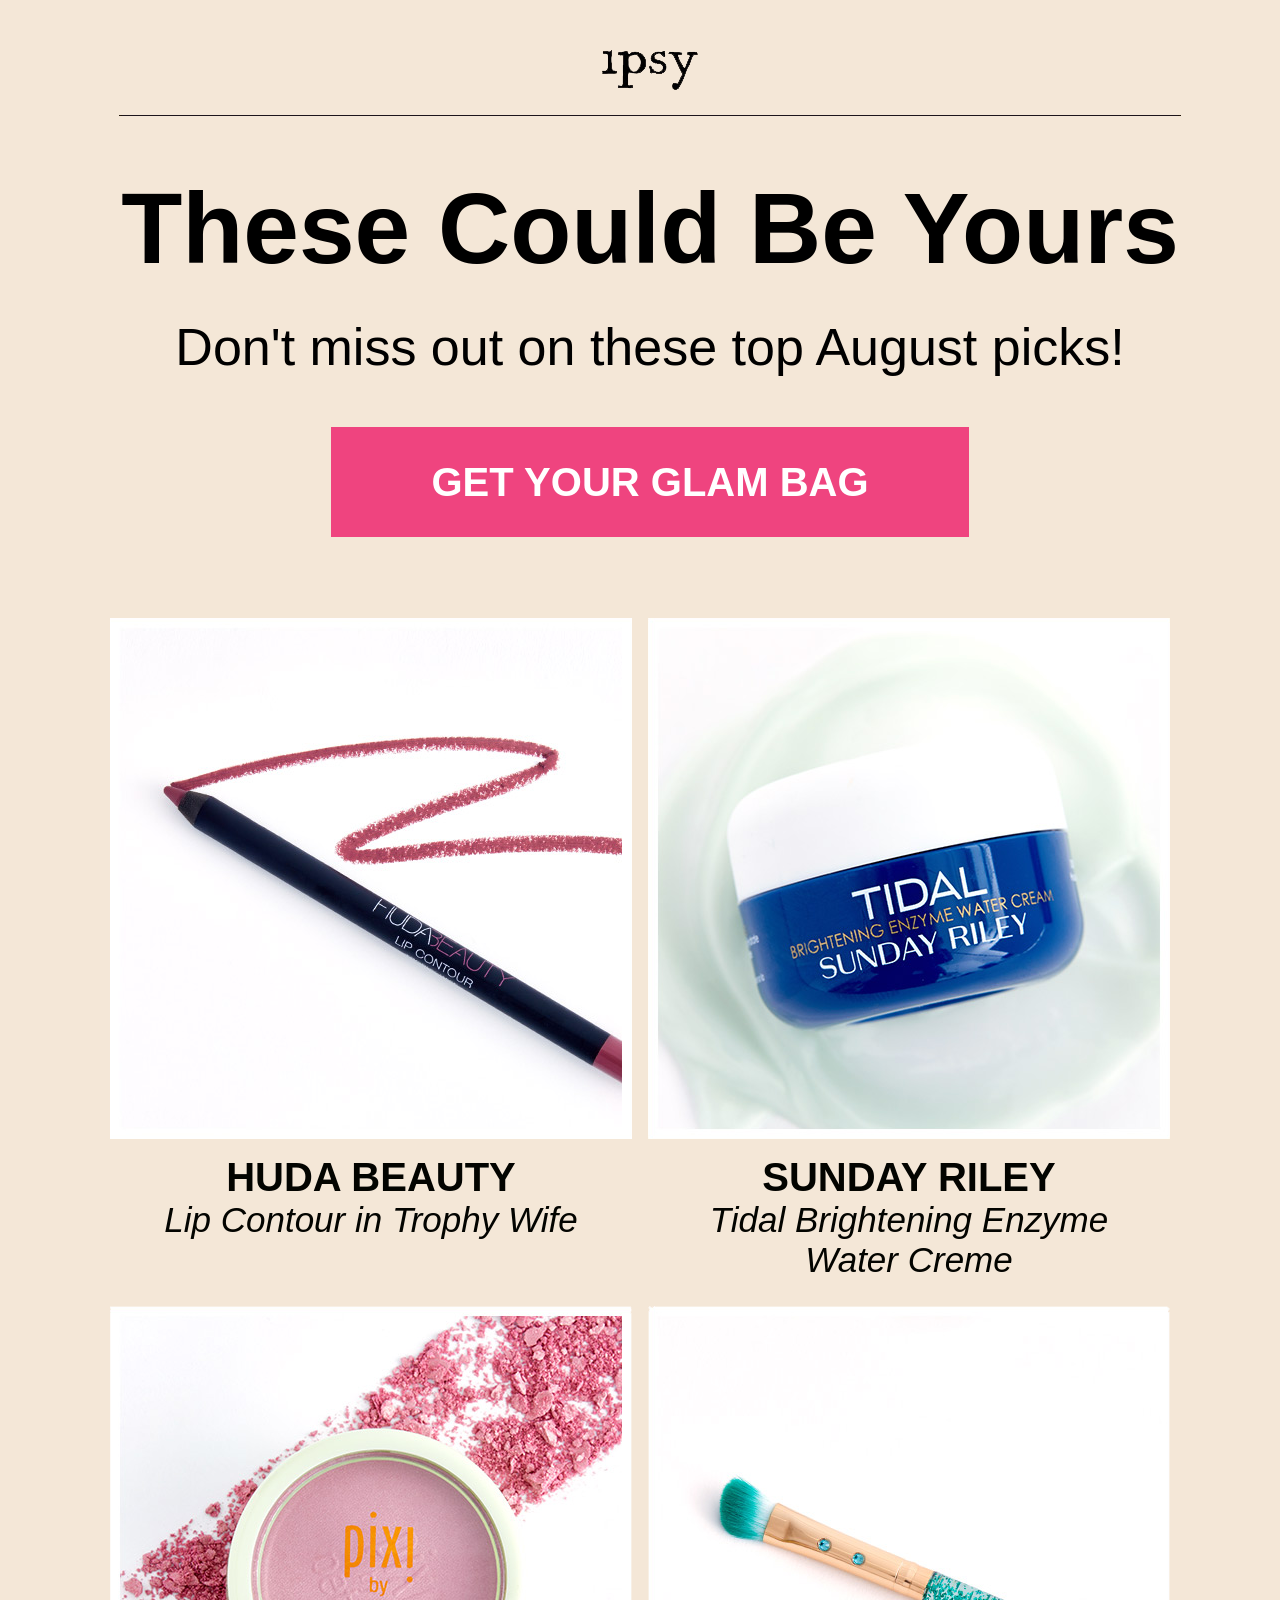
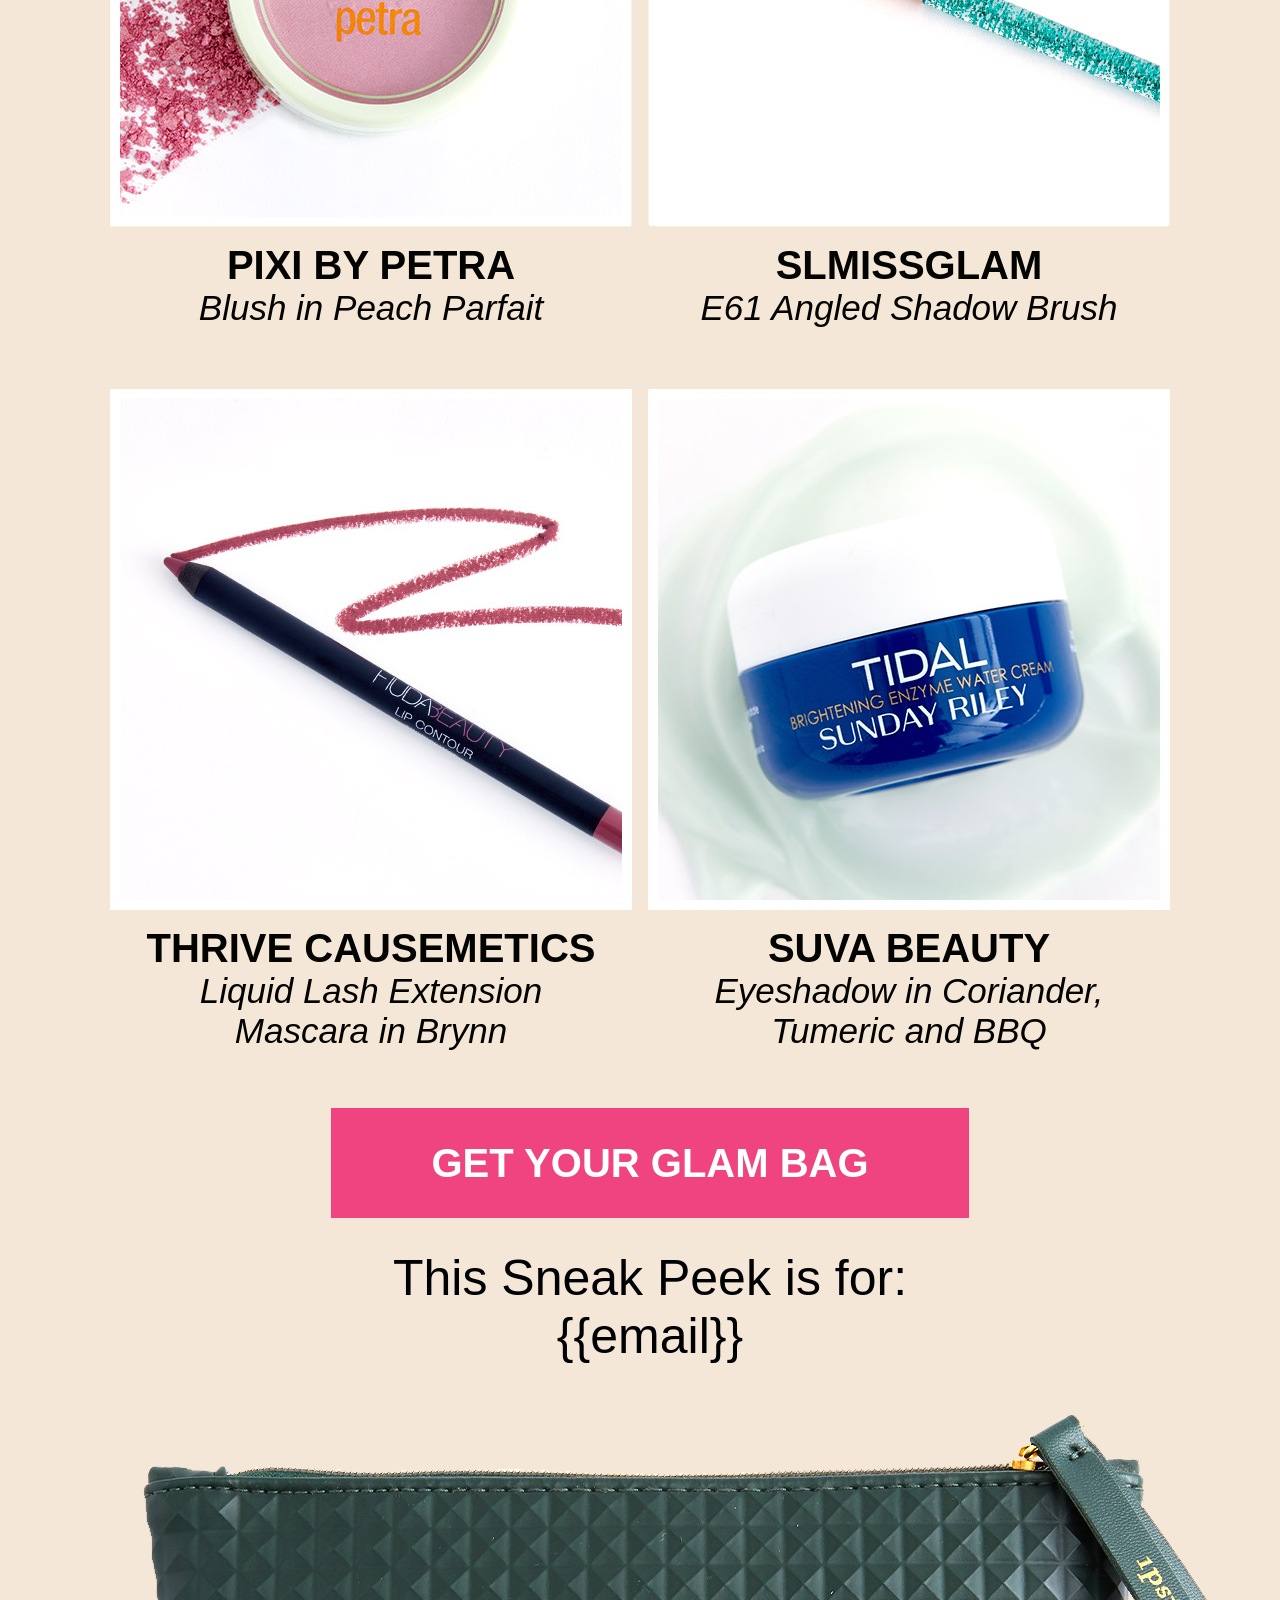
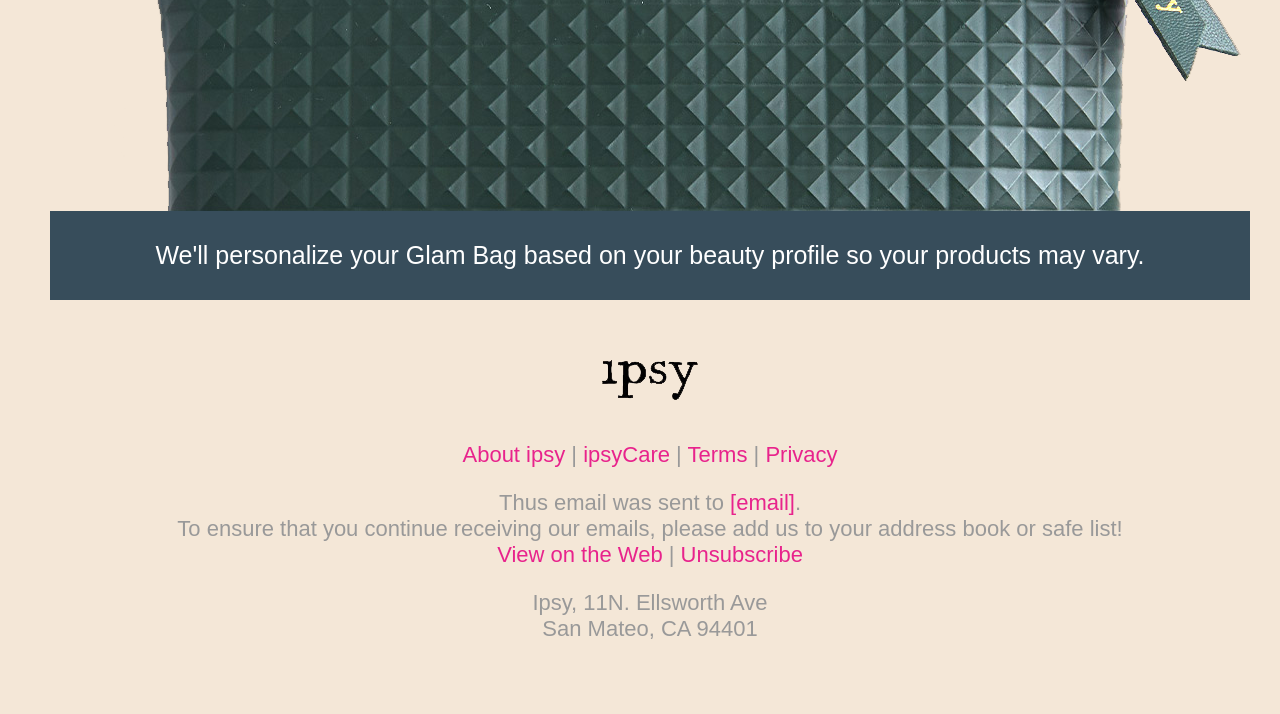
<file: Ipsy/index.html>
<!DOCTYPE html PUBLIC "-//W3C//DTD XHTML 1.0 Transitional//EN" "http://www.w3.org/TR/xhtml1/DTD/xhtml1-transitional.dtd">
<html xmlns="http://www.w3.org/1999/xhtml">
<head>
<meta http-equiv="Content-Type" content="text/html; charset=UTF-8" />
<title>Subject</title>
</head>
<style>
/***** GENERAL EMAIL CLIENT FIXES *****/
#outlook a {padding:0;} /* Force Outlook to provide a "view in browser" menu link. */
.ExternalClass {width:100%;} /* Force Hotmail to display emails at full width */
.ExternalClass, .ExternalClass p, .ExternalClass span, .ExternalClass font, .ExternalClass td, .ExternalClass div {line-height: 100%;} /* Force Hotmail to display normal line spacing.  More on that: http://www.emailonacid.com/forum/viewthread/43/ */
body {-webkit-text-size-adjust:100%; -ms-text-size-adjust:100%; background:#f4e7d7; margin:50px}
/* Prevent Webkit and Windows Mobile platforms from changing default font sizes, while not breaking desktop design. */
p { margin: 1em 0;} /*Yahoo paragraph fix*/
table, table td { border-collapse:collapse; mso-table-lspace:0pt; mso-table-rspace:0pt;}  /*This resolves the Outlook 07, 10, and Gmail td padding issue fix*/
/* Remove the borders that appear when linking images with "border:none" and "outline:none" */
img {outline:none; text-decoration:none;border:none; -ms-interpolation-mode: bicubic;}
a {text-decoration:none;}
a img {border:none;}
.desktop-hidden { display:none !important; }
.header { font-size:100px;line-height:25%; }
.subheader { font-size:52px;line-height:25%; }
.button {font-size:40px;line-height:100%;color:#ffffff;background:#ef447f;padding:33px 100px;}
.pheader {font-size:40px;}
.psubheader {font-size:35px;}
.bottomheader {font-size:50px;color:#000103;}
.bottomsubheader {font-size:25px;color:#ffffff;}
.footer {font-size:22px;color:#999999;}
@-ms-viewport{ width: device-width;}
/***** SMARTPHONE STYLING RULES *****/
@media only screen and (max-width: 480px) {
body {margin:20px}
body[yahoo] .container { width:100% !important; }
body[yahoo] .mobile-hidden { display:none !important; }
body[yahoo] .desktop-hidden { display:block !important; }
body[yahoo] .photo img { width:100% !important; height:auto !important;}
body[yahoo] .header { font-size:7vw;}
body[yahoo] .subheader { font-size:4vw;}
body[yahoo] .button { font-size:5vw;padding:20px;}
body[yahoo] .mbutton { margin:20px 0px;}
body[yahoo] .pheader { font-size:6vw;}
body[yahoo] .psubheader { font-size:5vw;}
body[yahoo] .bottomheader { font-size:7vw;}
body[yahoo] .bottomsubheader { font-size:5vw;}
body[yahoo] .footer { font-size:4vw;}

table[id=mobile] {
	display:inline-block !important;
	width:100%;
	text-align:center;
}
}
</style>
<body style="-webkit-text-size-adjust:none;" yahoo="fix">
<table class="container" width="1200" border="0" cellspacing="0" cellpadding="0" align="center">
  <tr>
	<td align="center" valign="top">
	<font style="font-size:11px; color:#585858;">
	<a href="" title="ipsy"><img src="images/logo.png" width="96" height="40" alt="ipsy" /></a>
	</font>
	</td>
  </tr>
</table>
<table width="1200" border="0" cellspacing="0" cellpadding="0" align="center">
  <tr>
	<td width="1200" height="25" align="center"></td>
  </tr>
</table>
<table class="container" width="1200" border="0" cellspacing="0" cellpadding="0" align="center">
  <tr>
	<td class="photo" align="center" valign="top">
	<img src="images/break.png" width="1062" height="1" />
	</td>
  </tr>
</table>
<div class="desktop-hidden" style="height:1px;background:#1c151c;margin-bottom:25px;"></div>

<table class="container" width="1200" border="0" cellspacing="0" cellpadding="0" align="center">
  <tr>
	<td align="center" valign="top">
		<font face="Arial,sans-serif">
		<p class="header"><b>These Could Be Yours</b><br/>

		<p class="subheader">Don't miss out on these top August picks!</p>
		</font>
	</td>
  </tr>
</table>
<table class="mobile-hidden" width="1200" border="0" cellspacing="0" cellpadding="0" align="center">
  <tr>
	<td width="1200" height="40" align="center"></td>
  </tr>
</table>
<table class="container mbutton" width="1200" border="0" cellspacing="0" cellpadding="0" align="center">
  <tr>
	<td align="center" valign="top">
		<font face="Arial,sans-serif">
		<p><a href="" class="button" title="GET YOUR GLAM BAG"><b>GET YOUR GLAM BAG</b></a></p>
		</font>
	</td>
  </tr>
</table>
<table class="mobile-hidden" width="1200" border="0" cellspacing="0" cellpadding="0" align="center">
  <tr>
	<td width="1200" height="100" align="center"></td>
  </tr>
</table>

<!-- banner 0 -->

<table class="container" width="1060" border="0" cellspacing="0" cellpadding="0" align="center">
  <tr>
	<td valign="top">

	<table class="container" width="300" border="0" cellspacing="0" cellpadding="0" align="left">
	  <tr>
		<td class="photo" align="center" valign="top">
		<font face="Arial,sans-serif" style="color:#030400;">
		<a href="" title="HUDA BEAUTY"><img src="images/prod_00.png" width="522" height="521" alt="HUDA BEAUTY" border="0" style="display: block;" /></a>

		<p><span class="pheader"><b>HUDA BEAUTY</b></span><br/>

		<span class="psubheader"><i>Lip Contour in Trophy Wife</i><span></p>
		</font>
		</td>
	  </tr>
	</table>
	<table class="container" width="200" border="0" cellspacing="0" cellpadding="0" align="right">
	  <tr>
		<td class="photo" align="center" valign="top">
		<font face="Arial,sans-serif" style="color:#030400;">
		<a href="" title="SUNDAY RILEY"><img src="images/prod_01.png" width="522" height="521" alt="SUNDAY RILEY" border="0" style="display: block;" /></a>

		<p><span class="pheader"><b>SUNDAY RILEY</b></span><br/>

		<span class="psubheader"><i>Tidal Brightening Enzyme<br/>Water Creme</i><span></p>
		</font>
		</td>
	  </tr>
	</table>

	</td>
  </tr>
</table>
<table class="mobile-hidden" width="1200" border="0" cellspacing="0" cellpadding="0" align="center">
  <tr>
	<td width="1200" height="10" align="center"></td>
  </tr>
</table>

<!-- banner 1 -->

<table class="container" width="1060" border="0" cellspacing="0" cellpadding="0" align="center">
  <tr>
	<td valign="top">

	<table class="container" width="300" border="0" cellspacing="0" cellpadding="0" align="left">
	  <tr>
		<td class="photo" align="center" valign="top">
		<font face="Arial,sans-serif" style="color:#030400;">
		<a href="" title="PIXI BY PETRA"><img src="images/prod_02.png" width="522" height="521" alt="PIXI BY PETRA" border="0" style="display: block;" /></a>

		<p><span class="pheader"><b>PIXI BY PETRA</b></span><br/>

		<span class="psubheader"><i>Blush in Peach Parfait</i><span></p>
		</font>
		</td>
	  </tr>
	</table>
	<table class="container" width="200" border="0" cellspacing="0" cellpadding="0" align="right">
	  <tr>
		<td class="photo" align="center" valign="top">
		<font face="Arial,sans-serif" style="color:#030400;">
		<a href="" title="SLMISSGLAM"><img src="images/prod_03.png" width="522" height="521" alt="SLMISSGLAM" border="0" style="display: block;" /></a>

		<p><span class="pheader"><b>SLMISSGLAM</b></span><br/>

		<span class="psubheader"><i>E61 Angled Shadow Brush</i><span></p>
		</font>
		</td>
	  </tr>
	</table>

	</td>
  </tr>
</table>
<table class="mobile-hidden" width="1200" border="0" cellspacing="0" cellpadding="0" align="center">
  <tr>
	<td width="1200" height="45" align="center"></td>
  </tr>
</table>

<!-- banner 2 -->

<table class="container" width="1060" border="0" cellspacing="0" cellpadding="0" align="center">
  <tr>
	<td valign="top">

	<table class="container" width="300" border="0" cellspacing="0" cellpadding="0" align="left">
	  <tr>
		<td class="photo" align="center" valign="top">
		<font face="Arial,sans-serif" style="color:#030400;">
		<a href="" title="THRIVE CAUSEMETICS"><img src="images/prod_00.png" width="522" height="521" alt="THRIVE CAUSEMETICS" border="0" style="display: block;" /></a>

		<p><span class="pheader"><b>THRIVE CAUSEMETICS</b></span><br/>

		<span class="psubheader"><i>Liquid Lash Extension<br/>Mascara in Brynn</i><span></p>
		</font>
		</td>
	  </tr>
	</table>
	<table class="container" width="200" border="0" cellspacing="0" cellpadding="0" align="right">
	  <tr>
		<td class="photo" align="center" valign="top">
		<font face="Arial,sans-serif" style="color:#030400;">
		<a href="" title="SUVA BEAUTY"><img src="images/prod_01.png" width="522" height="521" alt="SUVA BEAUTY" border="0" style="display: block;" /></a>

		<p><span class="pheader"><b>SUVA BEAUTY</b></span><br/>

		<span class="psubheader"><i>Eyeshadow in Coriander,<br/>Tumeric and BBQ</i><span></p>
		</font>
		</td>
	  </tr>
	</table>

	</td>
  </tr>
</table>
<table class="mobile-hidden" width="1200" border="0" cellspacing="0" cellpadding="0" align="center">
  <tr>
	<td width="1200" height="60" align="center"></td>
  </tr>
</table>

<!-- banner 3 -->

<table class="container" width="1200" border="0" cellspacing="0" cellpadding="0" align="center">
  <tr>
	<td align="center" valign="top">
		<font face="Arial,sans-serif">
		<p><a href="" class="button" title="GET YOUR GLAM BAG"><b>GET YOUR GLAM BAG</b></a></p>
		</font>
	</td>
  </tr>
</table>

<table class="container" width="1200" border="0" cellspacing="0" cellpadding="0" align="center">
  <tr>
	<td align="center" valign="top">
		<font face="Arial,sans-serif">
		<p class="bottomheader">This Sneak Peek is for:<br/>{{email}}</p>
		</font>
	</td>
  </tr>
</table>
<table class="container" width="1200" border="0" cellspacing="0" cellpadding="0" align="center">
  <tr>
	<td class="photo" align="center" valign="bottom">
		<img src="images/footer.png" width="1200" height="396" border="0" style="display: block;" />
	</td>
  </tr>
</table>
<table class="container" width="1200" border="0" cellspacing="0" cellpadding="0" align="center">
  <tr>
	<td class="bottomsubheader" align="center" valign="top" bgcolor="#374d5b" style="padding:30px;">
		<font face="Arial,sans-serif">
		We'll personalize your Glam Bag based on your beauty profile so your products may vary.
		</font>
	</td>
  </tr>
</table>
<table width="1200" border="0" cellspacing="0" cellpadding="0" align="center">
  <tr>
	<td width="1200" height="60" align="center"></td>
  </tr>
</table>

<!-- footer -->

<table class="container" width="1200" border="0" cellspacing="0" cellpadding="0" align="center">
  <tr>
	<td align="center" valign="top">
	<font style="font-size:11px; color:#585858;">
	<a href="" title="ipsy"><img src="images/logo.png" width="96" height="40" alt="ipsy" /></a>
	</font>
	</td>
  </tr>
</table>
<table width="1200" border="0" cellspacing="0" cellpadding="0" align="center">
  <tr>
	<td width="1200" height="20" align="center"></td>
  </tr>
</table>
<table class="container footer" width="1200" border="0" cellspacing="0" cellpadding="0" align="center">
  <tr>
	<td align="center" valign="top">
		<font face="Arial,sans-serif">
		<p><a href="" style="color:#e8238c;" title="About ipsy">About ipsy</a> | <a href="" style="color:#e8238c;" title="ipsyCare">ipsyCare</a> | <a href="" style="color:#e8238c;" title="Terms">Terms</a> | <a href="" style="color:#e8238c;" title="Privacy">Privacy</a></p>

		<p>Thus email was sent to <a href="" style="color:#e8238c;" title="[email]">[email]</a>.<br/>
		To ensure that you continue receiving our emails, please add us to your address book or safe list!<br/>
		<a href="" style="color:#e8238c;" title="View on the Web">View on the Web</a> | <a href="" style="color:#e8238c;" title="Unsubscribe">Unsubscribe</a></p>

		<p>Ipsy, 11N. Ellsworth Ave<br/>
		San Mateo, CA 94401</p>
		</font>
	</td>
  </tr>
</table>

</body>
</html>
</file>
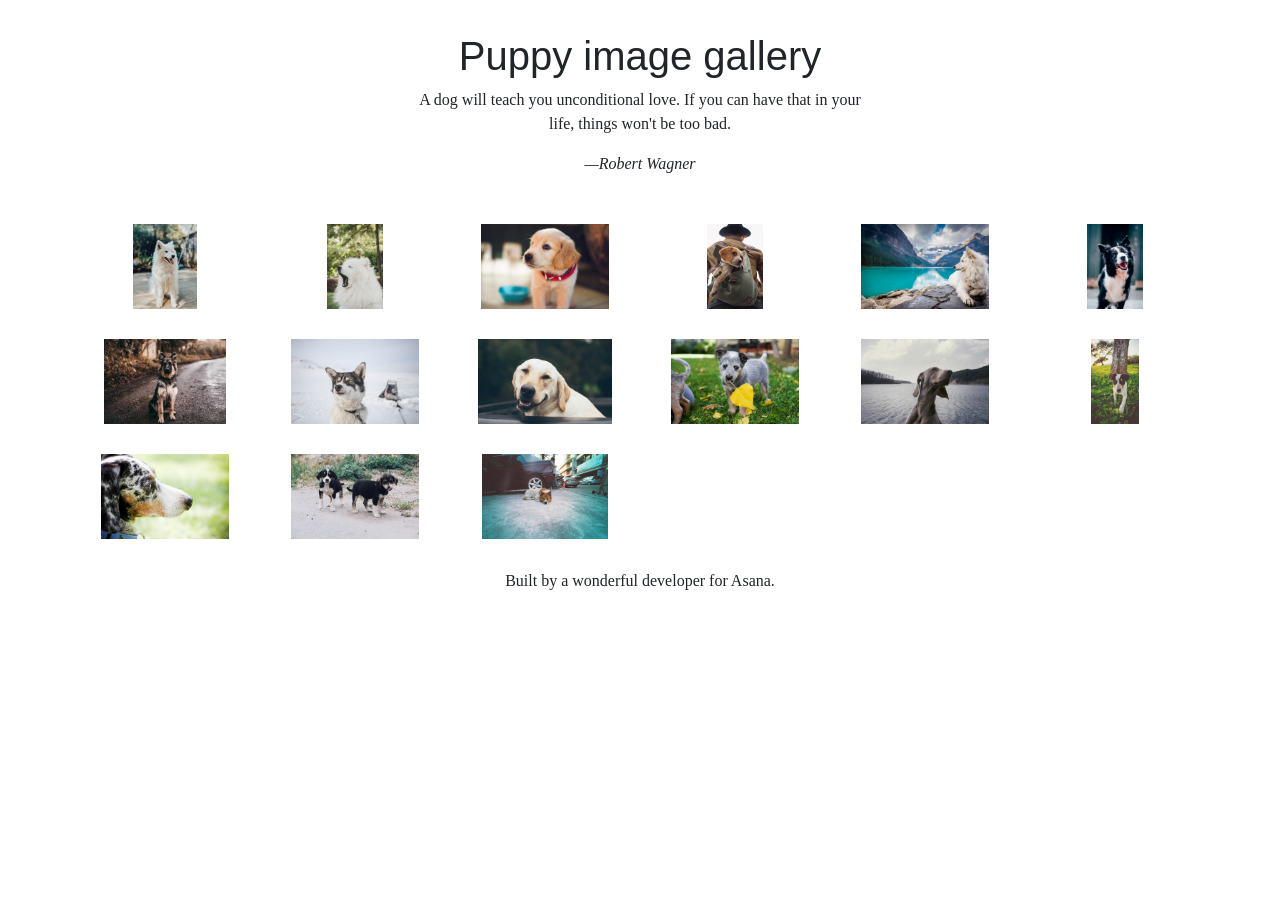
<file: Asana/anasa2/index.html>
<!doctype html>
<html lang="en">
  <head>
    <meta charset="utf-8">
    <meta name="viewport" content="width=device-width, initial-scale=1, shrink-to-fit=no">
    <meta content='Asana Puppy Image Gallery' name='keywords'>
	<meta content='Asana Puppy Image Gallery' name='description'>
    <title>Asana Puppy Image Gallery</title>
    <!-- Asana CSS -->
    <link rel="stylesheet" href="app.css">

    <!-- Bootstrap CSS -->
    <link rel="stylesheet" href="https://stackpath.bootstrapcdn.com/bootstrap/4.1.3/css/bootstrap.min.css" integrity="sha384-MCw98/SFnGE8fJT3GXwEOngsV7Zt27NXFoaoApmYm81iuXoPkFOJwJ8ERdknLPMO" crossorigin="anonymous">

    <!-- Optional JavaScript -->
    <!-- jQuery first, then Popper.js, then Bootstrap JS -->
    <script src="https://code.jquery.com/jquery-3.3.1.slim.min.js" integrity="sha384-q8i/X+965DzO0rT7abK41JStQIAqVgRVzpbzo5smXKp4YfRvH+8abtTE1Pi6jizo" crossorigin="anonymous"></script>
	<script src="https://cdnjs.cloudflare.com/ajax/libs/popper.js/1.14.3/umd/popper.min.js" integrity="sha384-ZMP7rVo3mIykV+2+9J3UJ46jBk0WLaUAdn689aCwoqbBJiSnjAK/l8WvCWPIPm49" crossorigin="anonymous"></script>
	<script src="https://stackpath.bootstrapcdn.com/bootstrap/4.1.3/js/bootstrap.min.js" integrity="sha384-ChfqqxuZUCnJSK3+MXmPNIyE6ZbWh2IMqE241rYiqJxyMiZ6OW/JmZQ5stwEULTy" crossorigin="anonymous"></script>
	<script type="text/javascript" src="dogs.js"></script>
  </head>
  <body>
<!-- Put your final HTML here -->
<!-- Asana Header -->
	<header class="global-header" role="banner">
		<h1>Puppy image gallery</h1>
		<blockquote class="header-quote">
		<p>A dog will teach you unconditional love. If you can have that in your life, things won't be too bad.</p>
		<cite>—Robert Wagner</cite>
		</blockquote>
	</header>

	<div class="container">
		<div class="row" id="modalarea">
		</div>
	</div>

	<footer class="global-footer">
		<p>Built by a wonderful developer for Asana.</p>
	</footer>

<!-- javascript to populate grid and modals from the dogs.js file -->

<script>
/* old code
function writeImage(key,image) {
	var modal = '<div style="padding-bottom: 30px;" class="text-center col-md-2 col-xs-6"><img src="'+image+'" style="max-height: 85px; margin: auto;" class="img-responsive" class="btn btn-primary" data-toggle="modal" data-target="#dogimage'+key+'"><div class="modal fade" id="dogimage'+key+'" tabindex="-1" role="dialog" aria-labelledby="exampleModalLongTitle" aria-hidden="true"><div class="modal-dialog"><div class="modal-content" role="document"><div class="modal-header" style="border:none"><button type="button" class="close" data-dismiss="modal" aria-label="Close"><span aria-hidden="true">&times;</span></button></div><div class="modal-body"><img src="'+image+'" class="img-responsive" style="display:block;max-width:100%;height:auto;"></div></div></div></div></div>';

	return modal;
}

for (var key in dogs) {
	if (dogs.hasOwnProperty(key)) {
		writeGrid = writeGrid + writeImage(key,dogs[key].image);
	}
}

redo to make it cleaner
*/
var writeGrid = "";

const makeGrid = (x,i) => {writeGrid = writeGrid + '<div style="padding-bottom: 30px;" class="text-center col-md-2 col-xs-6"><img src="'+x.image+'" style="max-height: 85px; margin: auto;" class="img-responsive" class="btn btn-primary" data-toggle="modal" data-target="#dogimage'+i+'"><div class="modal fade" id="dogimage'+i+'" tabindex="-1" role="dialog" aria-labelledby="exampleModalLongTitle" aria-hidden="true"><div class="modal-dialog"><div class="modal-content" role="document"><div class="modal-header" style="border:none"><button type="button" class="close" data-dismiss="modal" aria-label="Close"><span aria-hidden="true">&times;</span></button></div><div class="modal-body"><a href="'+x.source+'"><img src="'+x.image+'" class="img-responsive" style="display:block;max-width:100%;height:auto;"></a></div></div></div></div></div>'};

dogs.forEach(makeGrid);

document.getElementById("modalarea").innerHTML = writeGrid;
</script>

  </body>
</html>
</file>
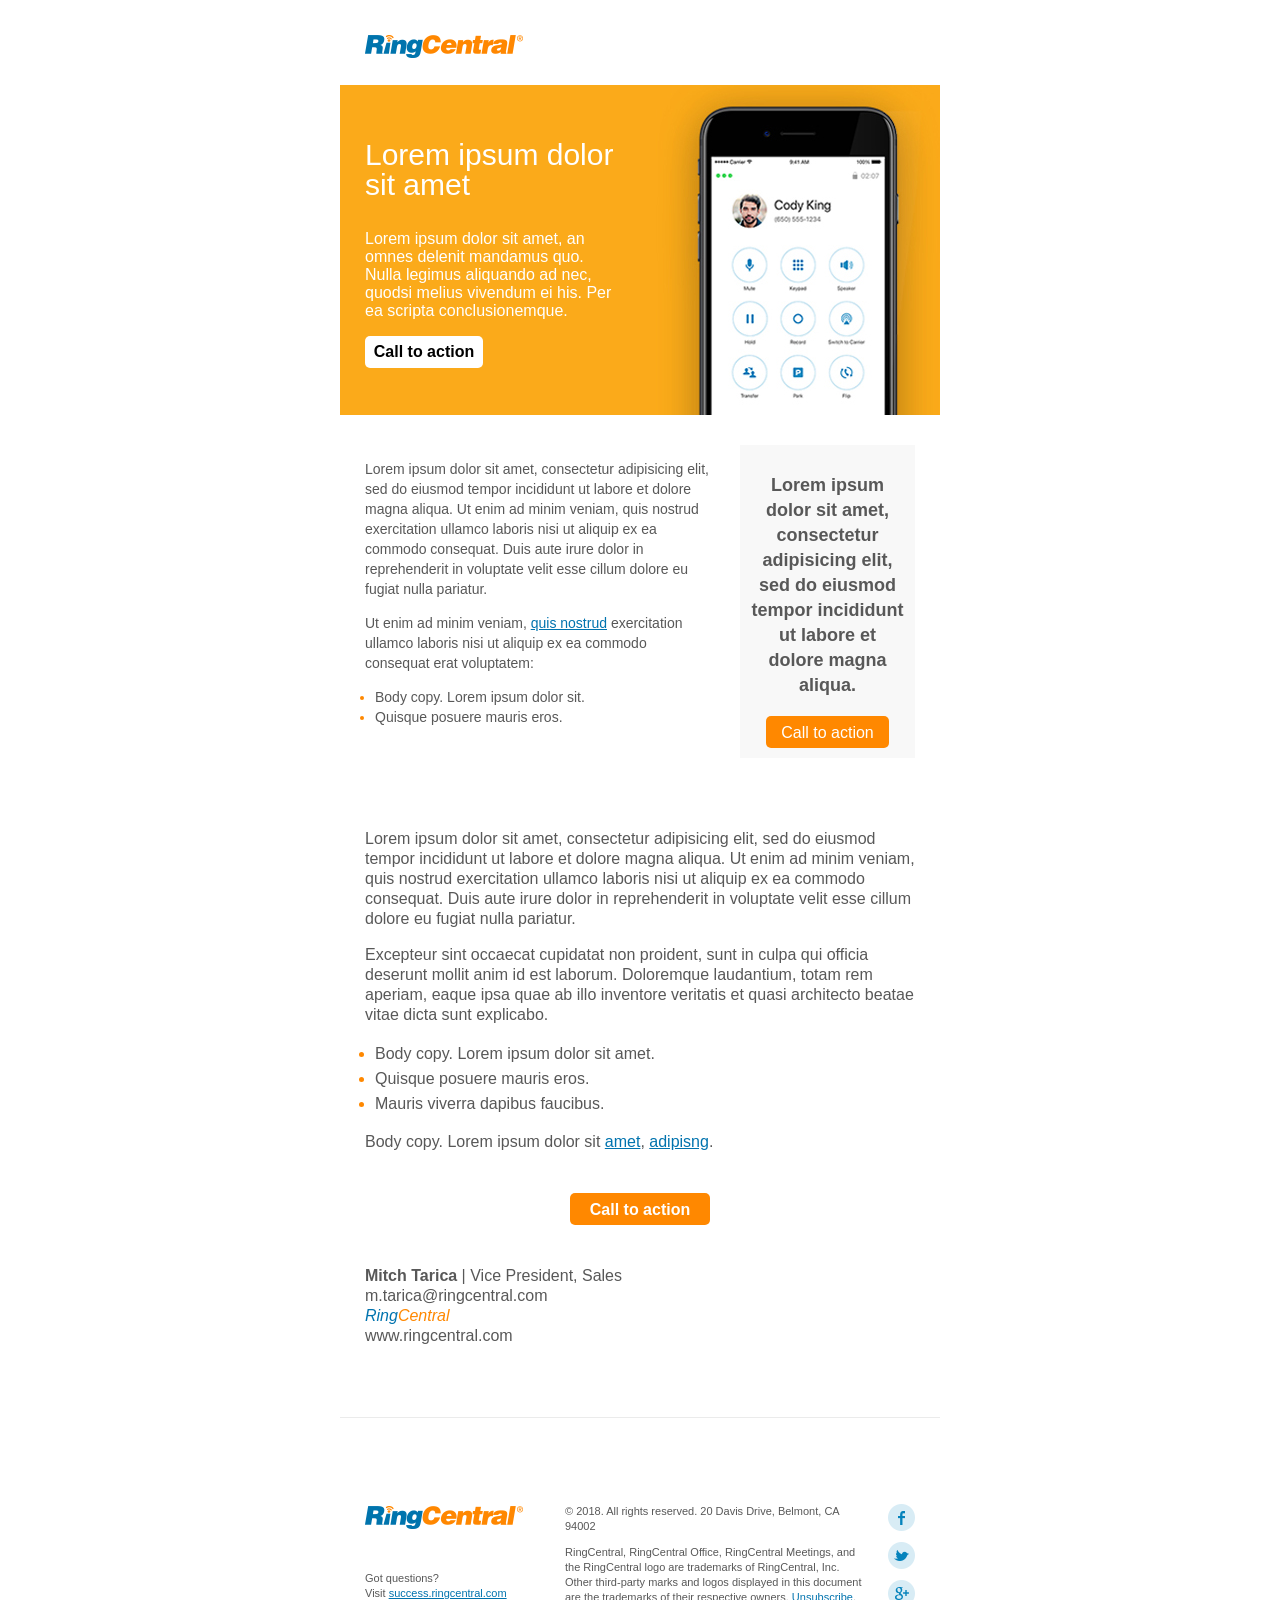
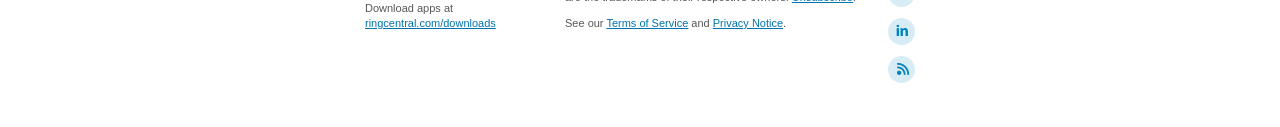
<file: Ringcentral/HTML/index.html>
<!DOCTYPE html PUBLIC "-//W3C//DTD XHTML 1.0 Transitional//EN" "http://www.w3.org/TR/xhtml1/DTD/xhtml1-transitional.dtd">
<html xmlns="http://www.w3.org/1999/xhtml">
<head>
<meta http-equiv="Content-Type" content="text/html; charset=UTF-8" />
<title>Subject</title>
</head>
<style>
/***** GENERAL EMAIL CLIENT FIXES *****/
#outlook a {padding:0;} /* Force Outlook to provide a "view in browser" menu link. */
.ExternalClass {width:100%;} /* Force Hotmail to display emails at full width */
.ExternalClass, .ExternalClass p, .ExternalClass span, .ExternalClass font, .ExternalClass td, .ExternalClass div {line-height: 100%;} /* Force Hotmail to display normal line spacing.  More on that: http://www.emailonacid.com/forum/viewthread/43/ */
body {-webkit-text-size-adjust:100%; -ms-text-size-adjust:100%;}
/* Prevent Webkit and Windows Mobile platforms from changing default font sizes, while not breaking desktop design. */
p { margin: 1em 0;} /*Yahoo paragraph fix*/
table, table td { border-collapse:collapse; mso-table-lspace:0pt; mso-table-rspace:0pt;}  /*This resolves the Outlook 07, 10, and Gmail td padding issue fix*/
/* Remove the borders that appear when linking images with "border:none" and "outline:none" */
img {outline:none; text-decoration:none;border:none; -ms-interpolation-mode: bicubic;}
a {color:#0073ae;}
a img {border:none;}
.desktop-hidden { display:none !important; }
.bcenter { text-align:center; }
@-ms-viewport{ width: device-width;}
/***** SMARTPHONE STYLING RULES *****/
@media only screen and (max-width: 480px) {
body[yahoo] .container { width:100% !important; }
body[yahoo] .mobile-hidden { display:none !important; }
body[yahoo] .desktop-hidden { display:block !important; }
body[yahoo] .photo { background-color:#ffffff;}
body[yahoo] .photo img { width:100% !important; height:auto !important;}
table[id=mobile] {
	display:inline-block !important;
	width:100%;
	text-align:center;
}
}
</style>
<body style="-webkit-text-size-adjust:none;" yahoo="fix">
<table class="container" width="600" border="0" cellspacing="0" cellpadding="0" align="center">
  <tr>
	<td align="left" valign="top" style="padding:25px;">
	<font face="Arial,sans-serif" style="font-size:11px; color:#585858;">
	<a href=""><img src="images/2016-ring-central-logo-email.png" width="161" height="27" alt="RingCentral" /></a>
	</font>
	</td>
  </tr>
</table>

<!-- banner 0 -->

<table class="container" width="600" border="0" cellspacing="0" cellpadding="0" align="center" bgcolor="#fbaa1a">
  <tr>
	<td valign="top">

	<table class="container" width="300" border="0" cellspacing="0" cellpadding="0" align="left" bgcolor="#fbaa1a">
	  <tr>
		<td valign="center" style="padding:25px;">
		<font face="Arial,sans-serif" style="font-size:16px; color:#ffffff;">
		<p style="font-size:30px;line-height:30px;">Lorem ipsum dolor sit amet</p>

		<p>Lorem ipsum dolor sit amet, an omnes delenit mandamus quo. Nulla legimus aliquando ad nec, quodsi melius vivendum ei his. Per ea scripta conclusionemque.</p>

		<table class="container" cellspacing="0" cellpadding="0" border="0">
			<tr>
				<td class="bcenter" style="-webkit-border-radius: 5px; -moz-border-radius: 5px; border-radius: 5px;background: #ffffff;width:118px;height:32px;color:#000000;">
					<a class="" href="" style="font-family: Arial,sans-serif; font-size: 16px; text-decoration: none;display: block;color:#000000;"><b>Call to action</b></a>
				</td>
			</tr>
		</table>
		</font>
		</td>
	  </tr>
	</table>
	<table class="container" width="200" border="0" cellspacing="0" cellpadding="0" align="right" bgcolor="#fbaa1a">
	  <tr>
		<td class="photo" align="center" valign="top" style="padding:0px;">
		<font face="Arial,Helvetica,Arial,sans-serif" style="font-size:11px; color:#000000;">
		<img src="images/Template-4-Banner_v2.jpg" width="284" height="330" alt="RingCentral" border="0" style="display: block;" />
		</font>
		</td>
	  </tr>
	</table>

	</td>
  </tr>
</table>
<table width="600" border="0" cellspacing="0" cellpadding="0" align="center">
  <tr>
	<td width="600" height="30" align="center"></td>
  </tr>
</table>

<!-- banner 1 -->

<table class="container" width="600" border="0" cellspacing="0" cellpadding="0" align="center" bgcolor="#ffffff">
  <tr>
	<td valign="top" style="padding:0px 25px;">

	<table class="container" width="350" border="0" cellspacing="0" cellpadding="0" align="left">
	  <tr>
		<td valign="top">
		<font face="Arial,sans-serif" style="font-size:14px; color:#585858;">
		<p style="line-height:20px;">Lorem ipsum dolor sit amet, consectetur adipisicing elit, sed do eiusmod tempor incididunt ut labore et dolore magna aliqua. Ut enim ad minim veniam, quis nostrud exercitation ullamco laboris nisi ut aliquip ex ea commodo consequat. Duis aute irure dolor in reprehenderit in voluptate velit esse cillum dolore eu fugiat nulla pariatur.</p>

		<p style="line-height:20px;">Ut enim ad minim veniam, <a href="">quis nostrud</a> exercitation ullamco laboris nisi ut aliquip ex ea commodo consequat erat voluptatem:</p>

		<ul style="line-height:20px;color:#ff8800;padding:0px 10px;">
			<li style="color:#ff8800;"><span style="color:#585858;">Body copy. Lorem ipsum dolor sit.</span></li>
			<li style="color:#ff8800;"><span style="color:#585858;">Quisque posuere mauris eros.</span></li>
		</ul>

		</font>
		</td>
	  </tr>
	</table>
	<table class="container" width="175" border="0" cellspacing="0" cellpadding="0"  align="right" bgcolor="f8f8f8">
	  <tr>
		<td align="center" valign="top" style="padding:10px;">
		<font face="Arial,sans-serif" style="font-size:18px; color:#585858;">
		<p style="line-height:25px;"><b>Lorem ipsum dolor sit amet, consectetur adipisicing elit, sed do eiusmod tempor incididunt ut labore et dolore magna aliqua.</b></p>

		<table class="container" cellspacing="0" cellpadding="0" border="0">
			<tr>
				<td  class="bcenter" style="-webkit-border-radius: 5px; -moz-border-radius: 5px; border-radius: 5px;background: #ff8800;width:123px;height:32px;color:#ffffff;">
					<a class="" href="" style="font-family: Arial,sans-serif; font-size: 16px; line-height: 15px; text-decoration:none;color:#ffffff;display: block;">Call to action</a>
				</td>
			</tr>
		</table>
		</font>
		</td>
	  </tr>
	</table>

	</td>
  </tr>
</table>
<table width="600" border="0" cellspacing="0" cellpadding="0" align="center">
  <tr>
	<td width="600" height="30" align="center"></td>
  </tr>
</table>

<!-- banner 2 -->

<table class="container" width="600" border="0" cellspacing="0" cellpadding="0" align="center" bgcolor="#ffffff">
  <tr>
	<td valign="top" style="padding:25px;">

	<font face="Arial,sans-serif" style="font-size:16px; color:#585858;">
	<p style="line-height:20px;">Lorem ipsum dolor sit amet, consectetur adipisicing elit, sed do eiusmod tempor incididunt ut labore et dolore magna aliqua. Ut enim ad minim veniam, quis nostrud exercitation ullamco laboris nisi ut aliquip ex ea commodo consequat. Duis aute irure dolor in reprehenderit in voluptate velit esse cillum dolore eu fugiat nulla pariatur.</p>

	<p style="line-height:20px;">Excepteur sint occaecat cupidatat non proident, sunt in culpa qui officia deserunt mollit anim id est laborum. Doloremque laudantium, totam rem aperiam, eaque ipsa quae ab illo inventore veritatis et quasi architecto beatae vitae dicta sunt explicabo.</p>

	<ul style="line-height:25px;color:#ff8800;padding:0px 10px;">
		<li style="color:#ff8800;"><span style="color:#585858;">Body copy. Lorem ipsum dolor sit amet.</span></li>
		<li style="color:#ff8800;"><span style="color:#585858;">Quisque posuere mauris eros.</span></li>
		<li style="color:#ff8800;"><span style="color:#585858;">Mauris viverra dapibus faucibus.</span></li>
	</ul>

	<p style="line-height:20px;">Body copy. Lorem ipsum dolor sit <a href="">amet</a>, <a href="">adipisng</a>.</p>

	</font>
	</td>
  </tr>
</table>
<table class="container" width="600" border="0" cellspacing="0" cellpadding="0" align="center" bgcolor="#ffffff">
  <tr>
	<td valign="top" style="padding:0px 25px;">
	<font face="Arial,sans-serif" style="font-size:14px; color:#585858;">
	<table class="container" align="center" cellspacing="0" cellpadding="0" border="0">
		<tr>
			<td  class="bcenter" style="-webkit-border-radius: 5px; -moz-border-radius: 5px; border-radius: 5px;background: #ff8800;width:140px;height:32px;color:#ffffff;">
				<a class="" href="" style="font-family: Arial,sans-serif; font-size: 16px; line-height: 15px; text-decoration: none;color:#ffffff;display: block;"><b>Call to action</b></a>
			</td>
		</tr>
	</table>

	</font>
	</td>
  </tr>
</table>

<!-- signature -->

<table class="container" width="600" border="0" cellspacing="0" cellpadding="0" align="center" bgcolor="#ffffff">
  <tr>
	<td valign="top" style="padding:25px;">
	<font face="Arial,sans-serif" style="font-size:16px; color:#585858;">
	<p style="line-height:20px;"><b>Mitch Tarica</b> | Vice President, Sales<br/>
		m.tarica@ringcentral.com<br/>
		<i><span style="color:#0073ae;">Ring</span><span style="color:#ff8800;">Central</span></i><br/>
		www.ringcentral.com<br/>
	</p>

	</font>
	</td>
  </tr>
</table>

<!-- footer -->

<table width="600" border="0" cellspacing="0" cellpadding="0" align="center">
  <tr>
	<td width="600" height="30" align="center"></td>
  </tr>
</table>
<table width="600" border="0" cellspacing="0" cellpadding="0" align="center" bgcolor="#ebebeb">
  <tr>
	<td width="600" height="1" align="center" style="padding:0px 25px;"></td>
  </tr>
</table>
<table width="600" border="0" cellspacing="0" cellpadding="0" align="center">
  <tr>
	<td width="600" height="50" align="center"></td>
  </tr>
</table>
<table class="container" width="600" border="0" cellspacing="0" cellpadding="0" align="center" bgcolor="#ffffff">
  <tr>
	<td valign="top" style="padding:25px;">

	<table class="container" width="200" border="0" cellspacing="0" cellpadding="0" align="left">
	  <tr>
		<td valign="top">
		<font face="Arial,sans-serif" style="font-size:11px; color:#585858;">
		<p><a href=""><img src="images/2016-ring-central-logo-email.png" width="161" height="27" alt="RingCentral" /></a></p>
	
		<div class="mobile-hidden" style="height:18px;"></div>

		<p style="line-height:15px;">Got questions?<br/>
			Visit <a href="https://success.ringcentral.com">success.ringcentral.com</a><br/>
			Download apps at<br/>
			<a href="https://ringcentral.com/downloads">ringcentral.com/downloads</a>
		</p>
		</font>
		</td>
	  </tr>
	</table>
	<table class="container" width="300" border="0" cellspacing="0" cellpadding="0"  align="left">
	  <tr>
		<td valign="top">
		<font face="Arial,sans-serif" style="font-size:11px; color:#585858;">
		<p style="line-height:15px;">&copy; 2018. All rights reserved. 20 Davis Drive, Belmont, CA 94002</p>

		<p style="line-height:15px;">RingCentral, RingCentral Office, RingCentral Meetings, and the RingCentral logo are trademarks of RingCentral, Inc. Other third-party marks and logos displayed in this document are the trademarks of their respective owners. <a href="">Unsubscribe</a>.</p>

		<p style="line-height:15px;">See our <a href="">Terms of Service</a> and <a href="">Privacy Notice</a>.</p>
	
		<p class="desktop-hidden"><a href=""><img src="images/fb27X27.png" alt="Facebook" \></a> <a href=""><img src="images/twitter27X27.png"alt="Twitter" \></a> <a href=""><img src="images/google-plus27X27.png"alt="Google+" \></a> <a href=""><img src="images/linkedin27X27.png"alt="Linkedin" \></a> <a href=""><img src="images/blog27X27.png"alt="Blog" \></a></p>

		</font>
		</td>
	  </tr>
	</table>
	<table class="container mobile-hidden" width="10" border="0" cellspacing="0" cellpadding="0" align="right">
	  <tr>
		<td valign="top">
		<font face="Arial,sans-serif" style="font-size:11px; color:#585858;">
		<p><a href=""><img src="images/fb27X27.png" alt="Facebook" \></a></p>
		<p><a href=""><img src="images/twitter27X27.png"alt="Twitter" \></a></p>
		<p><a href=""><img src="images/google-plus27X27.png"alt="Google+" \></a></p>
		<p><a href=""><img src="images/linkedin27X27.png"alt="Linkedin" \></a></p>
		<p><a href=""><img src="images/blog27X27.png"alt="Blog" \></a></p>
		</font>
		</td>
	  </tr>
	</table>

	</td>
  </tr>
</table>

</body>
</html>
</file>
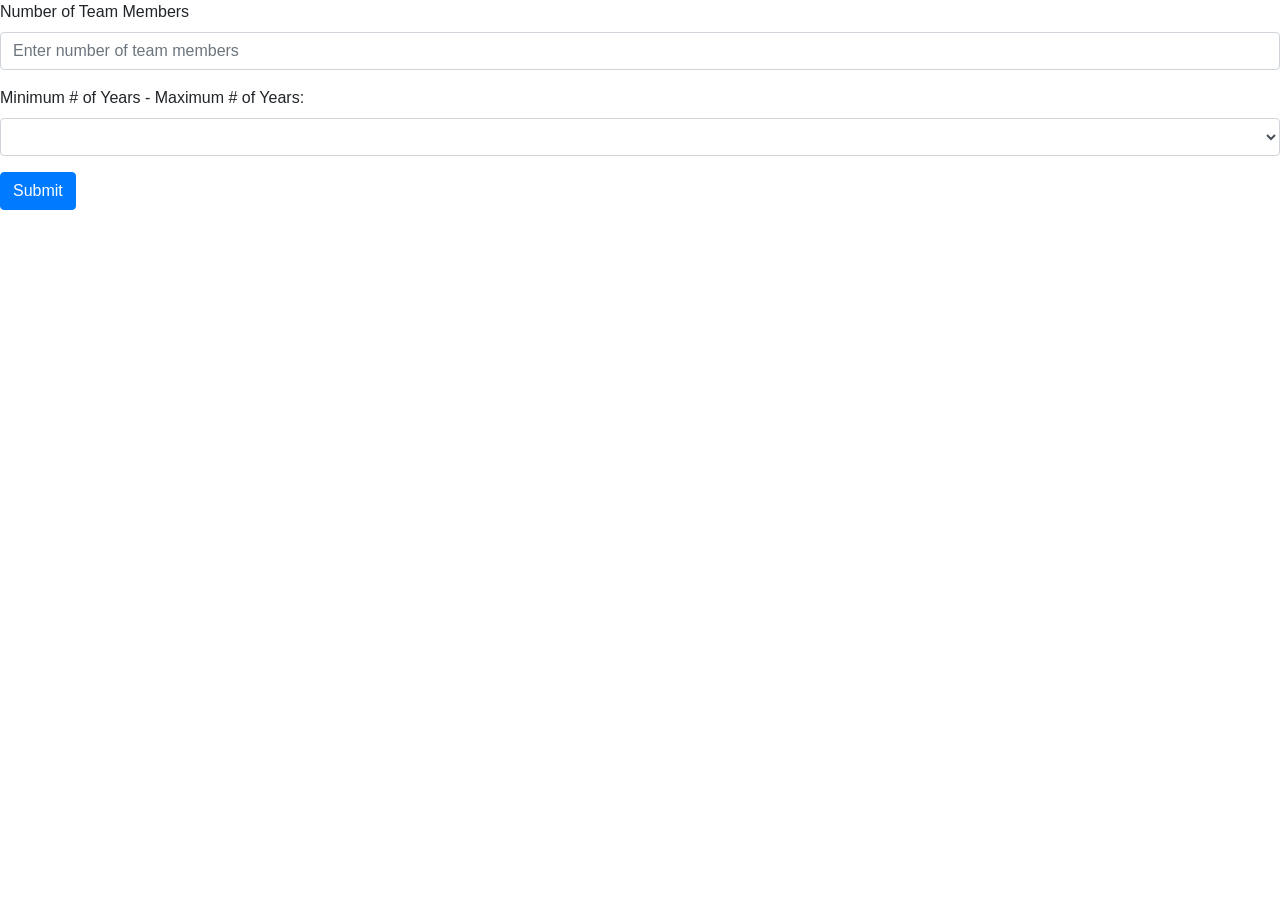
<file: Scalyr/index copy.html>
<!doctype html>
<html lang="en">
  <head>
    <meta charset="utf-8">
    <meta name="viewport" content="width=device-width, initial-scale=1, shrink-to-fit=no">
    <meta content='Scalyr' name='keywords'>
	<meta content='Scalyr' name='description'>
    <title>Scalyr</title>
    <!-- Bootstrap CSS -->
    <link rel="stylesheet" href="https://stackpath.bootstrapcdn.com/bootstrap/4.1.3/css/bootstrap.min.css" integrity="sha384-MCw98/SFnGE8fJT3GXwEOngsV7Zt27NXFoaoApmYm81iuXoPkFOJwJ8ERdknLPMO" crossorigin="anonymous">

    <!-- Optional JavaScript -->
    <!-- jQuery first, then Popper.js, then Bootstrap JS -->
    <script src="https://code.jquery.com/jquery-3.3.1.slim.min.js" integrity="sha384-q8i/X+965DzO0rT7abK41JStQIAqVgRVzpbzo5smXKp4YfRvH+8abtTE1Pi6jizo" crossorigin="anonymous"></script>
	<script src="https://cdnjs.cloudflare.com/ajax/libs/popper.js/1.14.3/umd/popper.min.js" integrity="sha384-ZMP7rVo3mIykV+2+9J3UJ46jBk0WLaUAdn689aCwoqbBJiSnjAK/l8WvCWPIPm49" crossorigin="anonymous"></script>
	<script src="https://stackpath.bootstrapcdn.com/bootstrap/4.1.3/js/bootstrap.min.js" integrity="sha384-ChfqqxuZUCnJSK3+MXmPNIyE6ZbWh2IMqE241rYiqJxyMiZ6OW/JmZQ5stwEULTy" crossorigin="anonymous"></script>
	<script>
	function getValues() {
		var members = parseInt(document.getElementById("members").value);
		var salary = parseInt(document.getElementById("salary").value);
		
		var generic = "<p>Generic: $" + (members * salary * 0.4) + "</p>";
		var microservices = "<p>Microservices: $" + (members * salary * 0.62) + "</p>";
		var push = "<p>Code push 1/ day: $" + (members * salary * 0.73) + "</p>";
		
		document.getElementById("results").innerHTML = generic+microservices+push;
	}
	</script>
  </head>
  <body>

<!-- Scalyr Content -->
	    <div class="form-group">
			<label for="members">Number of Team Members</label>
			<input type="text" class="form-control" id="members" placeholder="Enter number of team members">
		</div>
		<div class="form-group">
			<label for="salary">Minimum # of Years - Maximum # of Years:</label>
			<select class="form-control" id="salary">
		      <option></option>
		      <option value="96000">0-1</option>
		      <option value="106000">1-3</option>
		      <option value="118000">4-6</option>
		      <option value="124000">7-9</option>
		      <option value="129000">10-14</option>
		      <option value="134000">15-50</option>
		    </select>
	    </div>
		<button type="submit" class="btn btn-primary" onclick="getValues();">Submit</button>

	<div style="height:20px;"></div>
	
	<div id="results"></div>

  </body>
</html>
</file>
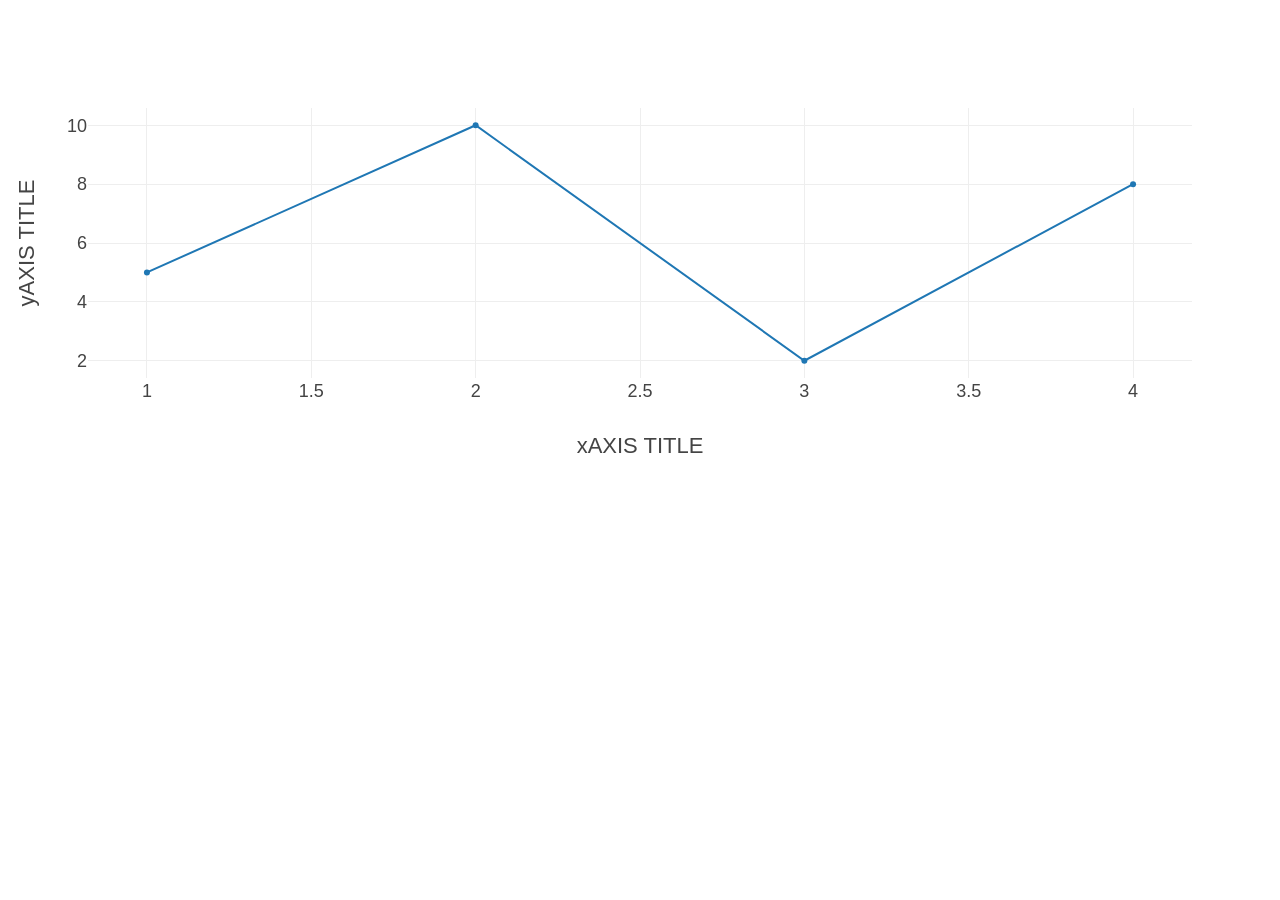
<file: Scalyr/plotly.html>
<body>
<head>
    <script src="https://code.jquery.com/jquery-3.3.1.slim.min.js" integrity="sha384-q8i/X+965DzO0rT7abK41JStQIAqVgRVzpbzo5smXKp4YfRvH+8abtTE1Pi6jizo" crossorigin="anonymous"></script>
<script src="https://cdn.plot.ly/plotly-latest.min.js"></script>
</head>
<html>
<div id="myDiv"></div>
<script>
var trace1 = {
    x: [1, 2, 3, 4],
    y: [5, 10, 2, 8]
};

var data = [ trace1 ];

var layout = {
	font: {size: 18},
  xaxis: {
    title: 'xAXIS TITLE'
  },
  yaxis: {
    title: 'yAXIS TITLE'
  }
};

Plotly.newPlot('myDiv', data, layout, {responsive: true});
</script>
</html>
</body>
</file>
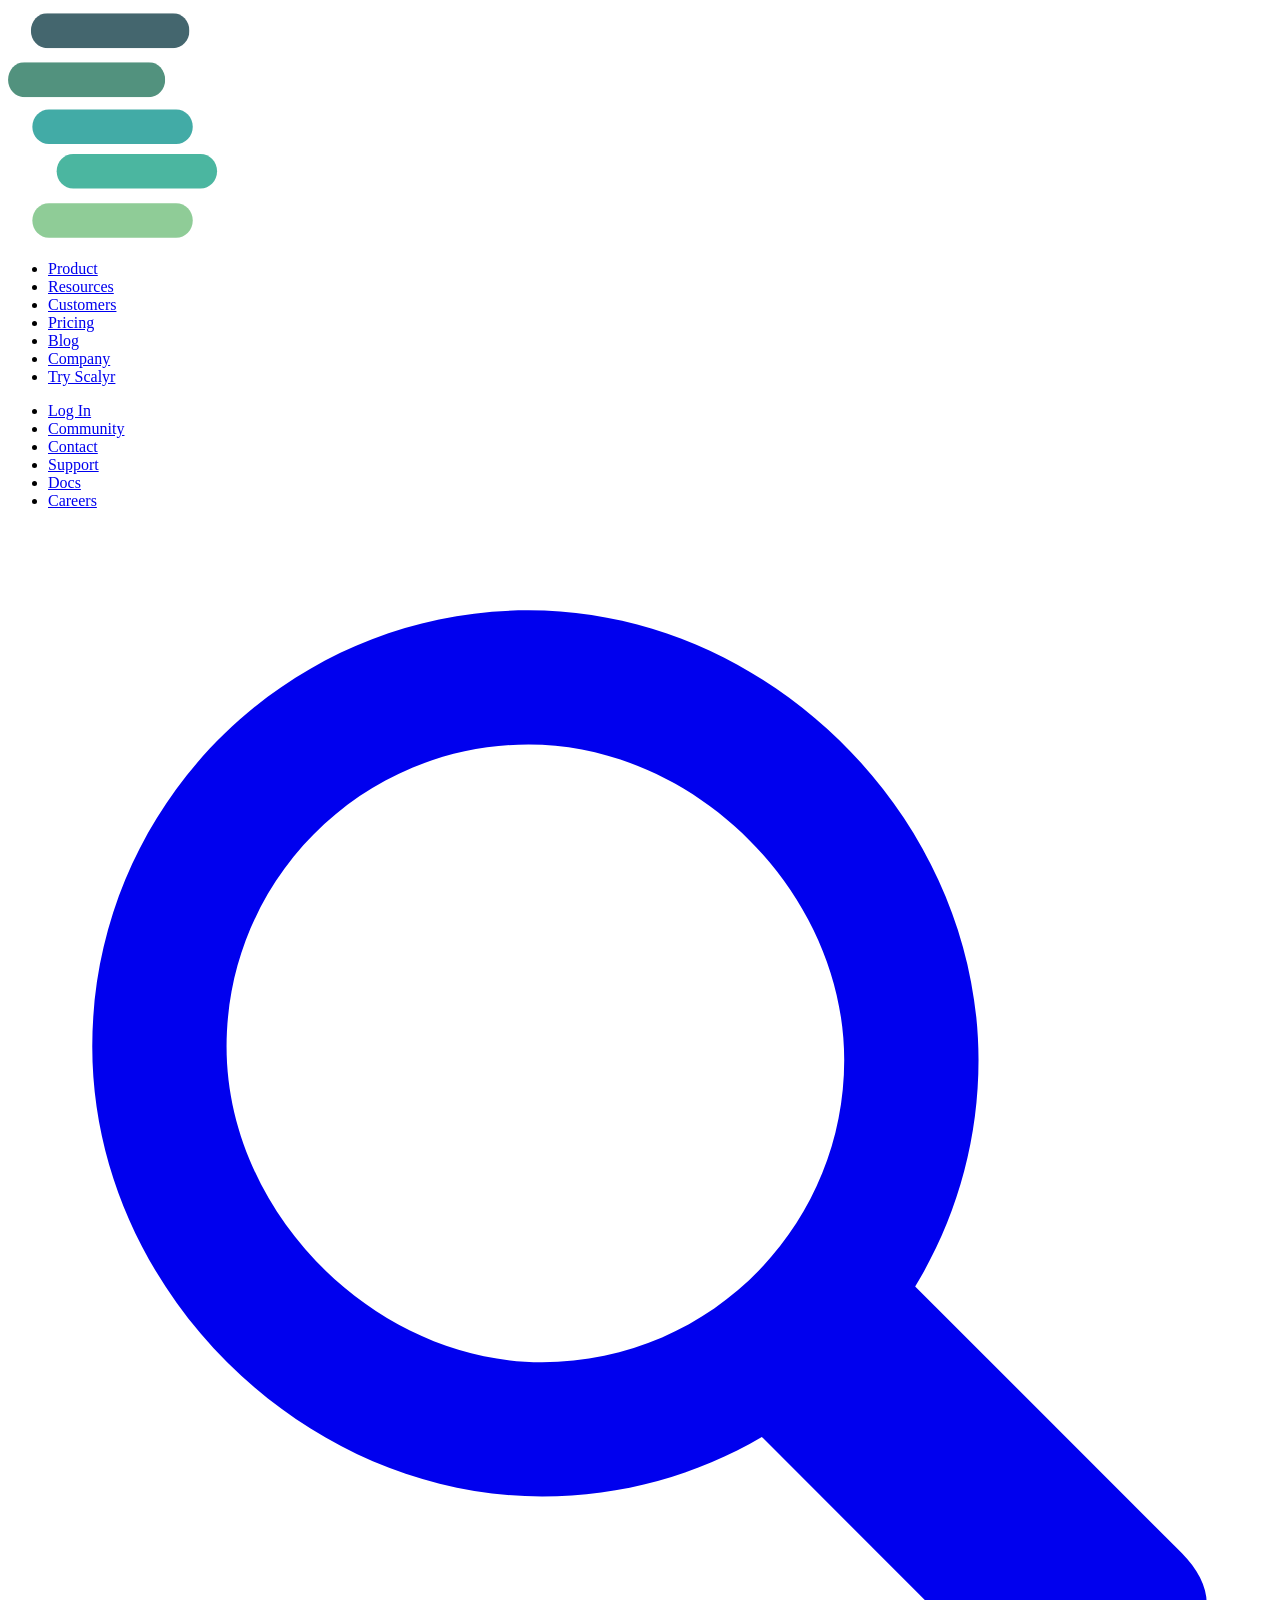
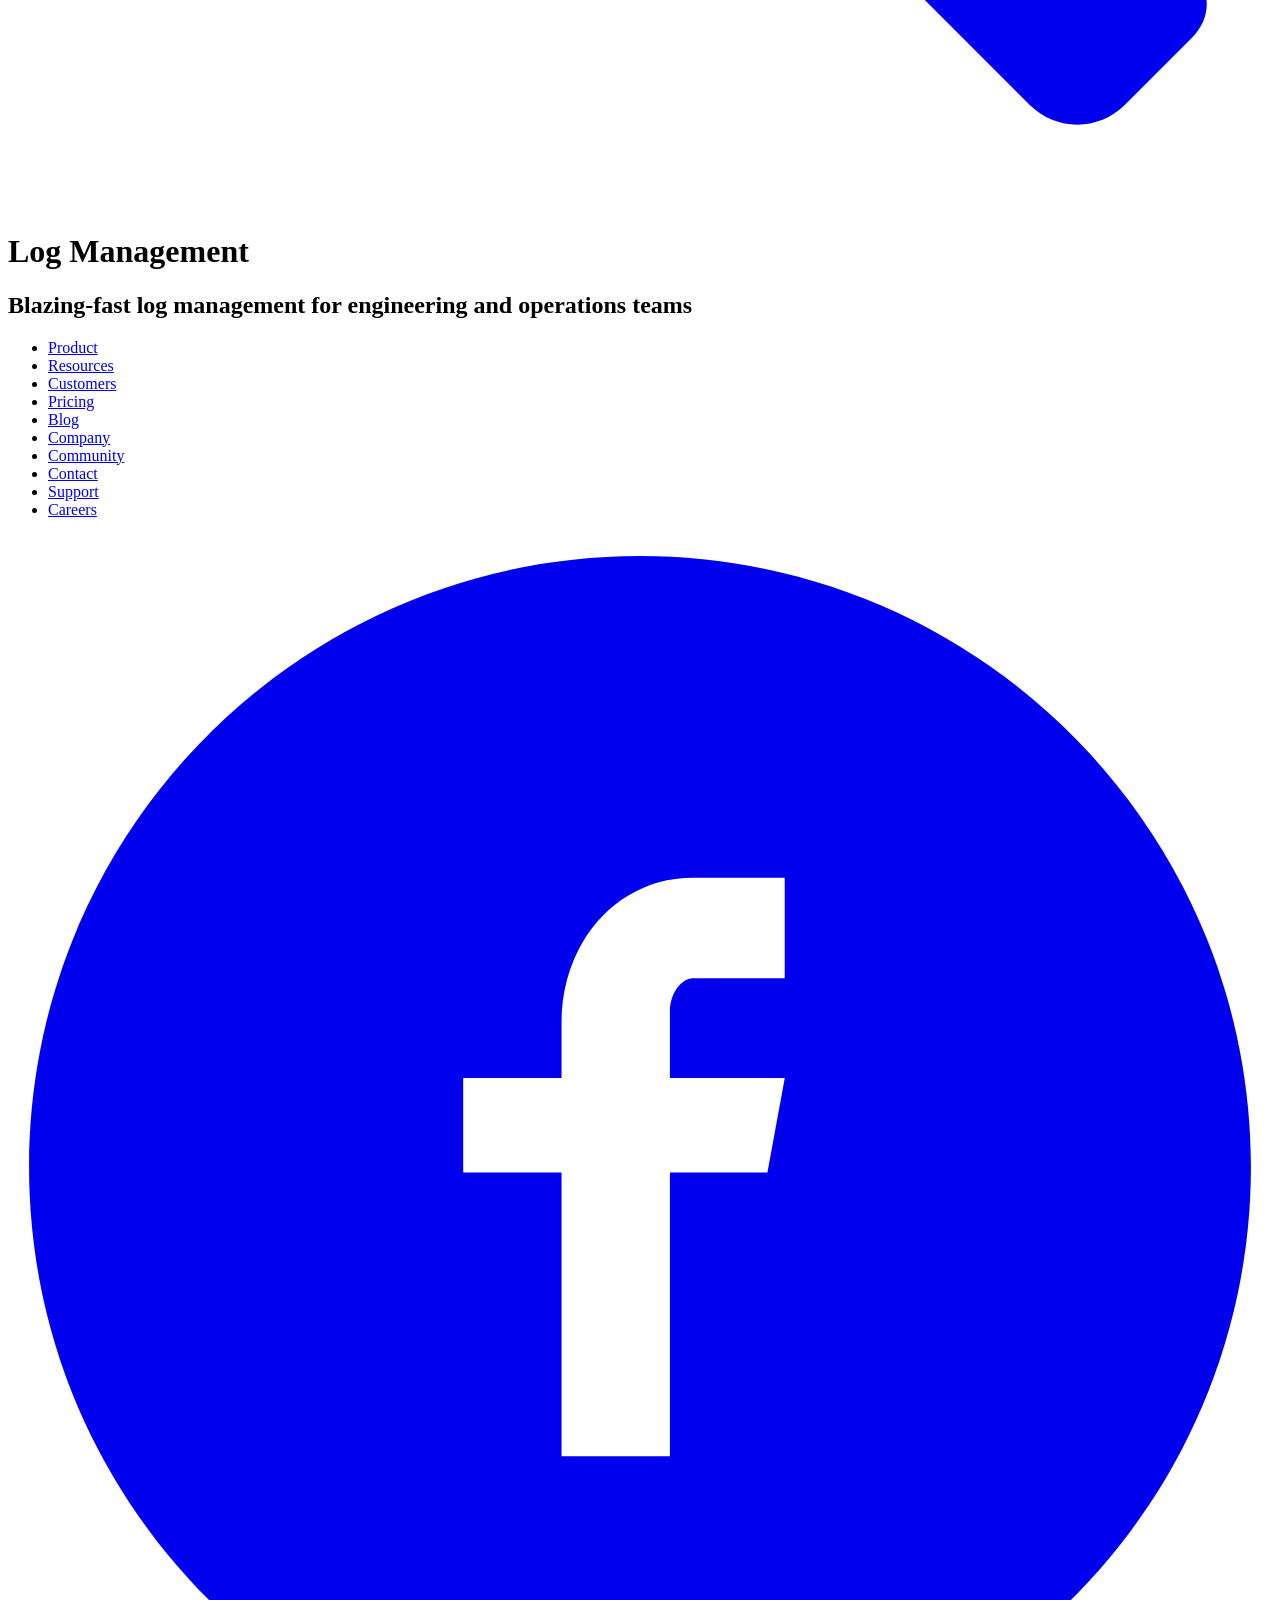
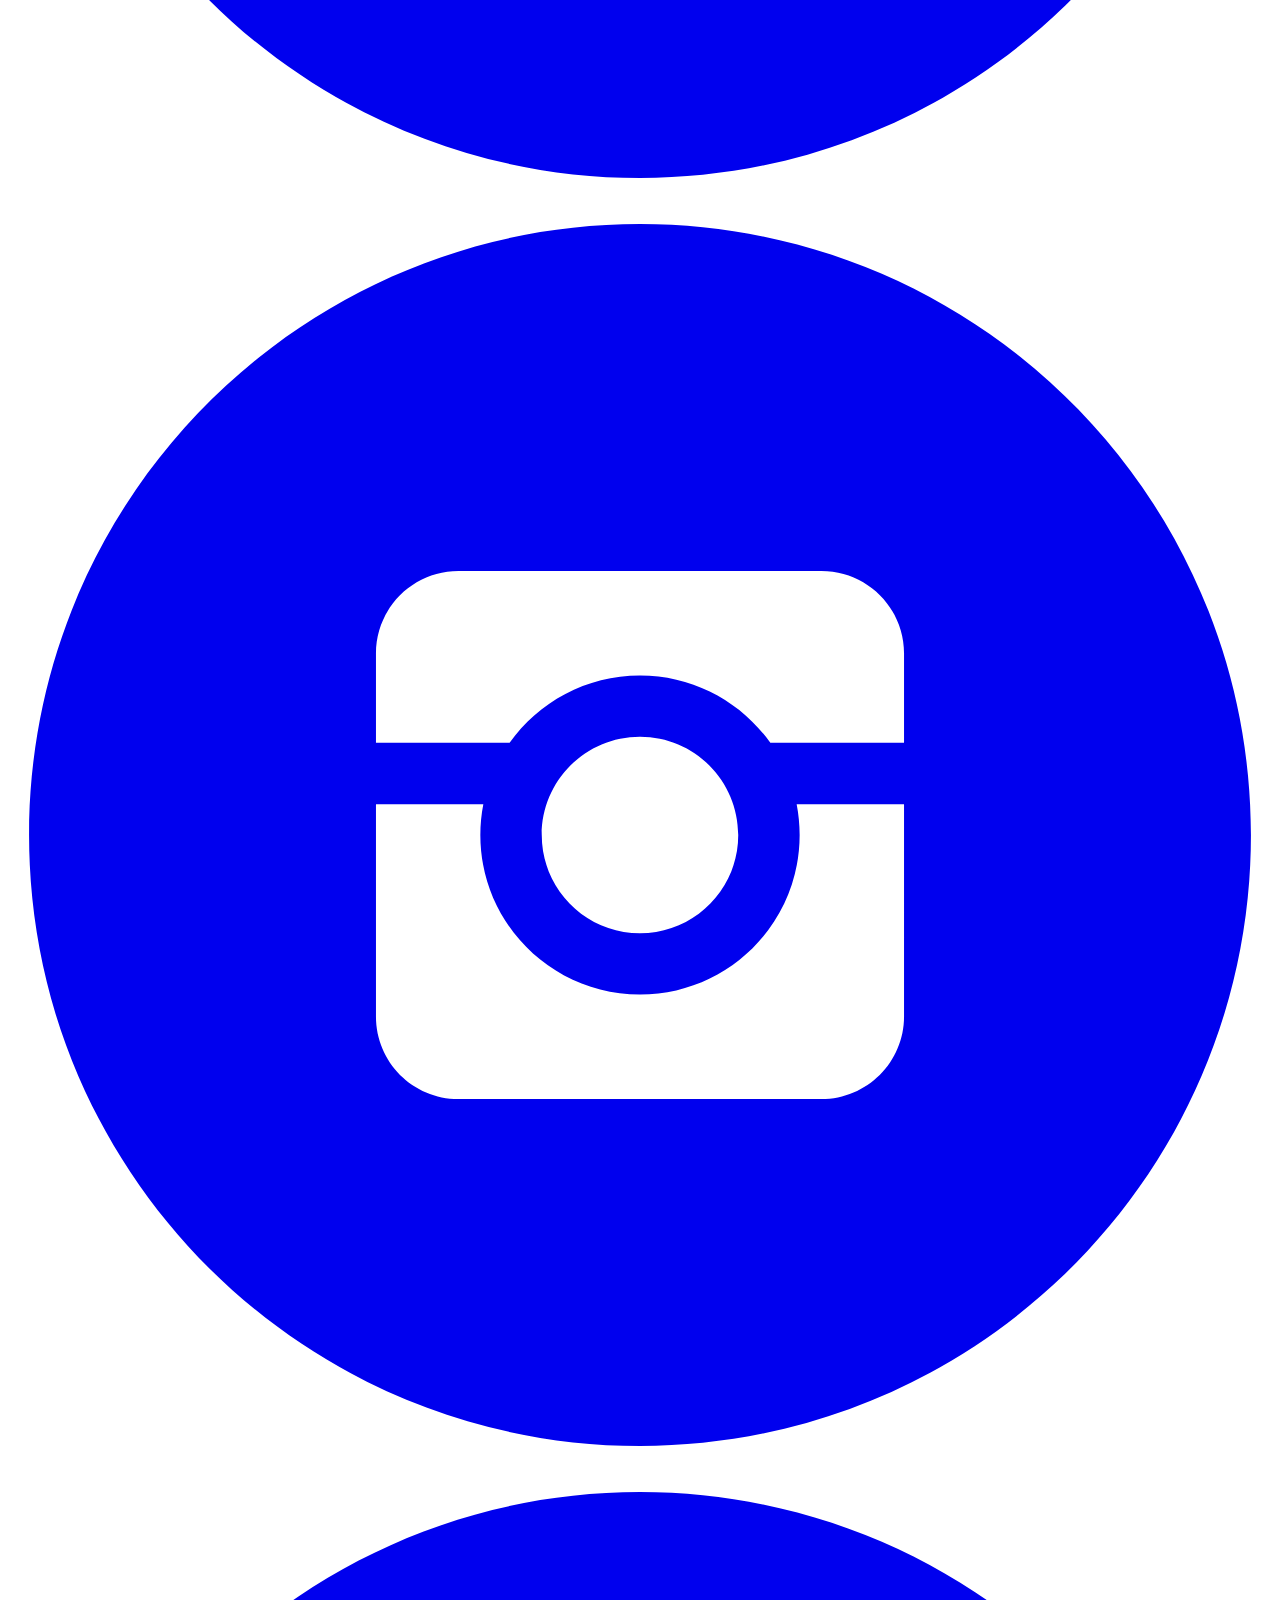
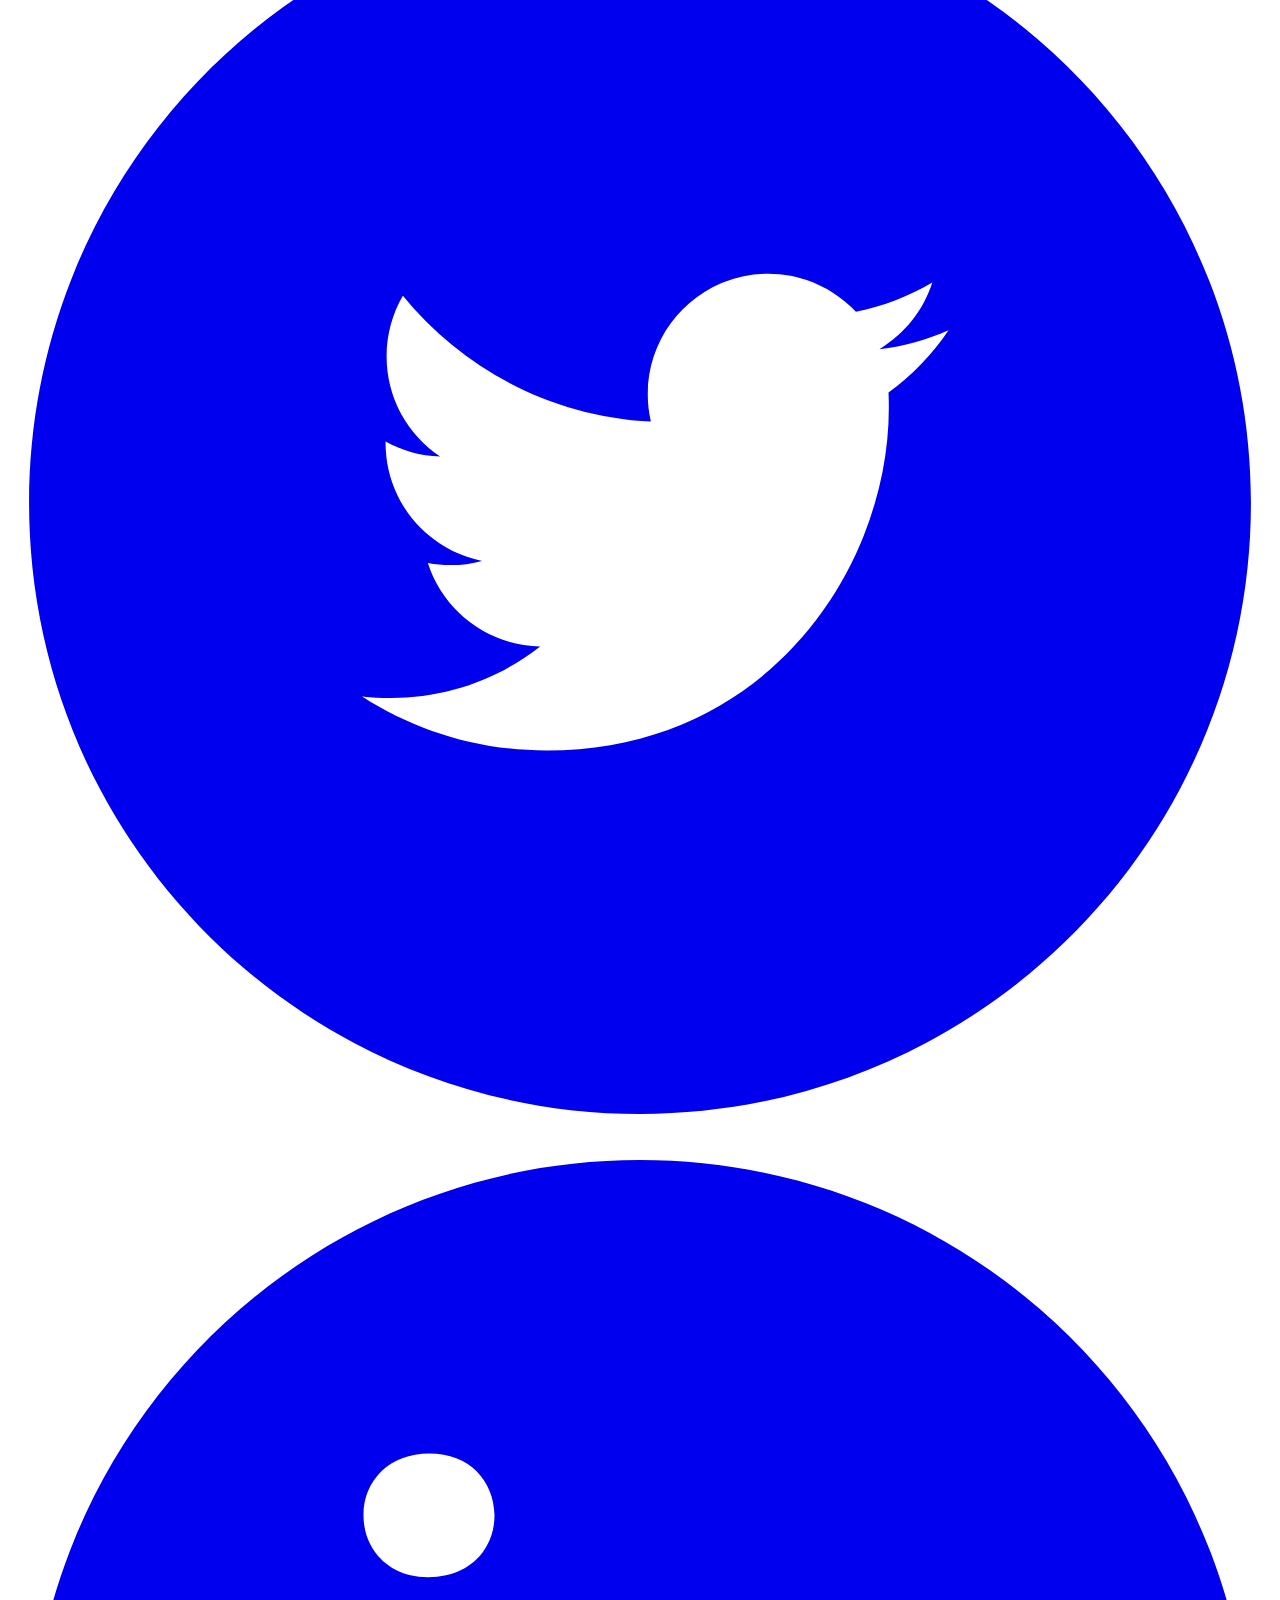
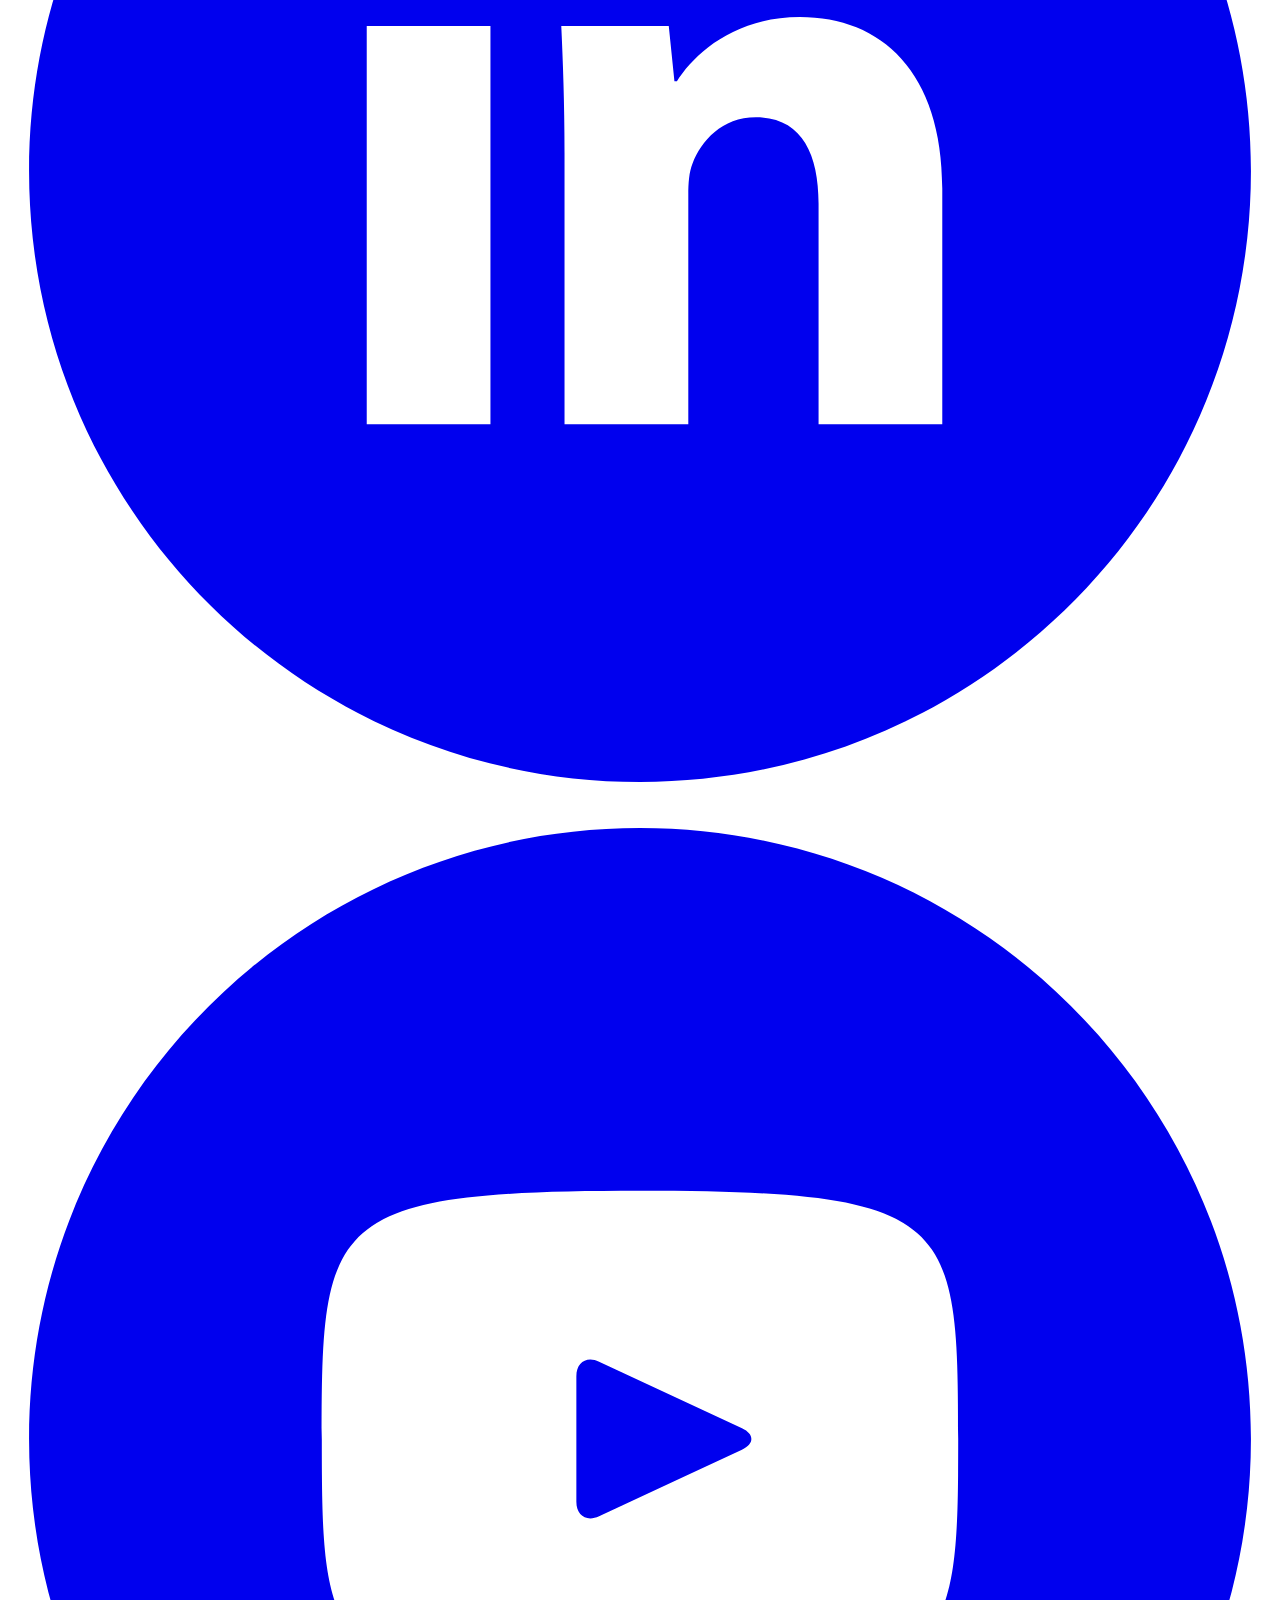
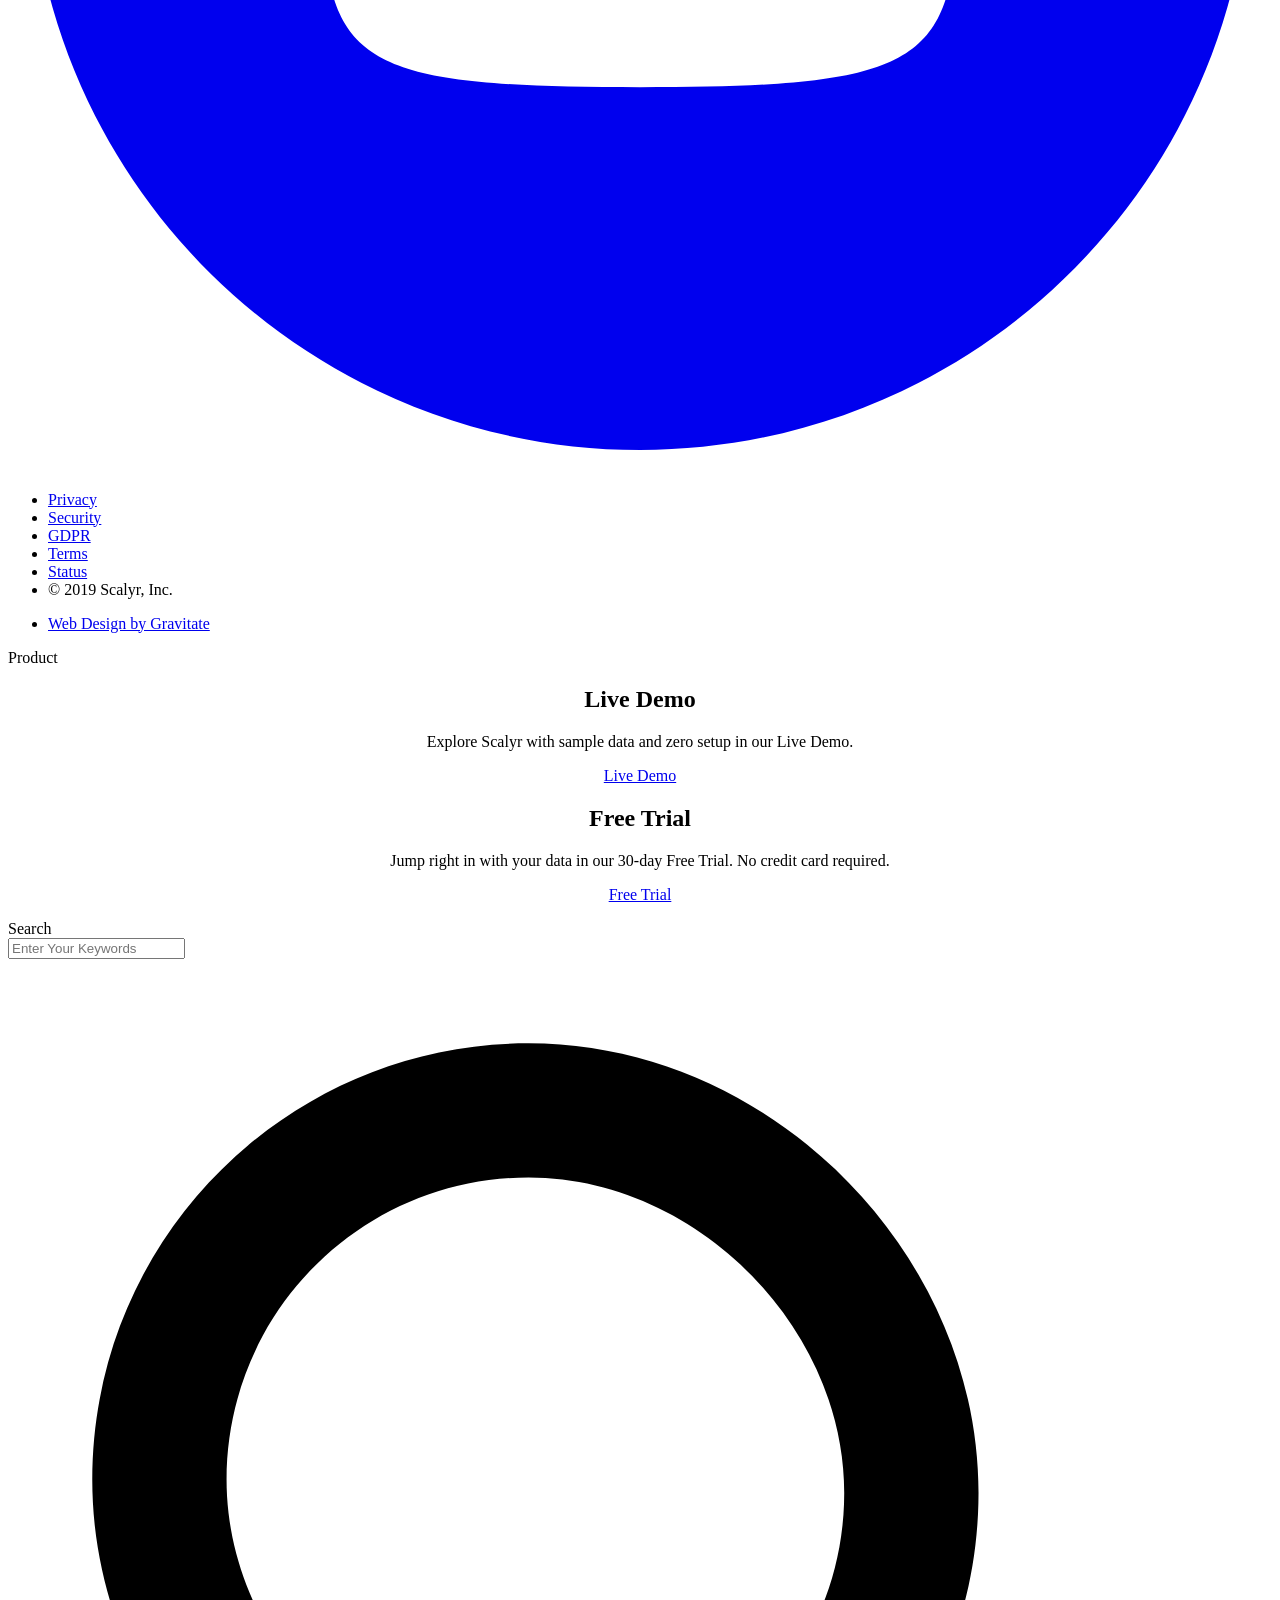
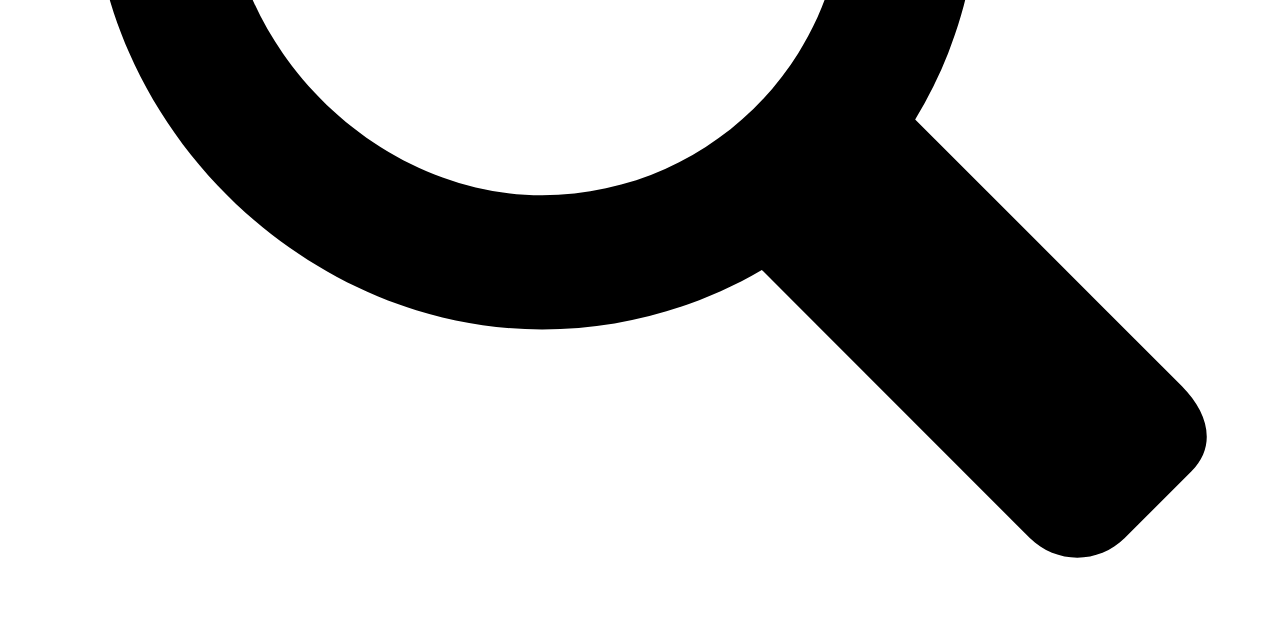
<file: Scalyr/scalyr.html>
<!doctype html>
<html lang="en-US" prefix="og: http://ogp.me/ns#">
<head>
		<link rel="preload" href="https://fonts.googleapis.com/css?family=Assistant:300,400|Montserrat:600,700" as="style">
	<link rel="preload" href="https://www.scalyr.com/wp-content/themes/scalyr/dist/js/master.min.js?ver=1556642710" as="script">
<link rel="preload" href="https://www.scalyr.com/wp-content/themes/scalyr/dist/css/master.min.css?ver=1556642710" as="style">
	<!-- Google Tag Manager -->
<script>(function(w,d,s,l,i){w[l]=w[l]||[];w[l].push({'gtm.start':
new Date().getTime(),event:'gtm.js'});var f=d.getElementsByTagName(s)[0],
j=d.createElement(s),dl=l!='dataLayer'?'&l='+l:'';j.async=true;j.src=
'https://www.googletagmanager.com/gtm.js?id='+i+dl;f.parentNode.insertBefore(j,f);
})(window,document,'script','dataLayer','GTM-TMLJRFC');</script>
<!-- End Google Tag Manager -->

<!-- Start Visual Website Optimizer Asynchronous Code -->
<script type='text/javascript'>
var _vwo_code=(function(){
var account_id=398095,
settings_tolerance=2000,
library_tolerance=2500,
use_existing_jquery=false,
/* DO NOT EDIT BELOW THIS LINE */
f=false,d=document;return{use_existing_jquery:function(){return use_existing_jquery;},library_tolerance:function(){return library_tolerance;},finish:function(){if(!f){f=true;var a=d.getElementById('_vis_opt_path_hides');if(a)a.parentNode.removeChild(a);}},finished:function(){return f;},load:function(a){var b=d.createElement('script');b.src=a;b.type='text/javascript';b.innerText;b.onerror=function(){_vwo_code.finish();};d.getElementsByTagName('head')[0].appendChild(b);},init:function(){settings_timer=setTimeout('_vwo_code.finish()',settings_tolerance);var a=d.createElement('style'),b='body{opacity:0 !important;filter:alpha(opacity=0) !important;background:none !important;}',h=d.getElementsByTagName('head')[0];a.setAttribute('id','_vis_opt_path_hides');a.setAttribute('type','text/css');if(a.styleSheet)a.styleSheet.cssText=b;else a.appendChild(d.createTextNode(b));h.appendChild(a);this.load('//dev.visualwebsiteoptimizer.com/j.php?a='+account_id+'&u='+encodeURIComponent(d.URL)+'&r='+Math.random());return settings_timer;}};}());_vwo_settings_timer=_vwo_code.init();
</script>
<!-- End Visual Website Optimizer Asynchronous Code -->	
	
	<meta http-equiv="Content-Type" content="text/html; charset=UTF-8" />
	<meta name="viewport" content="width=device-width, initial-scale=1">
	<meta name="application-name" content="Scalyr" />
	
	<link rel="apple-touch-icon" sizes="180x180" href="https://www.scalyr.com/wp-content/themes/scalyr/apple-touch-icon.png">
	<link rel="icon" type="image/png" sizes="32x32" href="https://www.scalyr.com/wp-content/themes/scalyr/favicon-32x32.png">
	<link rel="icon" type="image/png" sizes="16x16" href="https://www.scalyr.com/wp-content/themes/scalyr/favicon-16x16.png">
	<link rel="manifest" href="https://www.scalyr.com/wp-content/themes/scalyr/site.webmanifest">
	<link rel="mask-icon" href="https://www.scalyr.com/wp-content/themes/scalyr/safari-pinned-tab.svg" color="#42aba6">
	<link rel="shortcut icon" href="https://www.scalyr.com/wp-content/themes/scalyr/favicon.ico">
	<meta name="msapplication-TileColor" content="#3e425b">
	<meta name="msapplication-config" content="https://prod-design.scalyr.com/wp-content/themes/scalyr/browserconfig.xml">
	<meta name="theme-color" content="#3e425b">
	<link rel="pingback" href="https://www.scalyr.com/xmlrpc.php">

	
		<link href="https://fonts.googleapis.com/css?family=Assistant:300,400|Montserrat:600,700" rel="stylesheet">
	
<!-- This site is optimized with the Yoast SEO plugin v10.1.3 - https://yoast.com/wordpress/plugins/seo/ -->
<title>Log Management | Blazing-Fast Log Management Platform | Scalyr</title>
<meta name="description" content="Unlike traditional log management, Scalyr is built for engineers by engineers. We make it easier for engineers to troubleshoot and debug issues by providing real-time visibility throughout their technology stack."/>
<link rel="canonical" href="https://www.scalyr.com/product" />
<meta property="og:locale" content="en_US" />
<meta property="og:type" content="article" />
<meta property="og:title" content="Log Management | Blazing-Fast Log Management Platform | Scalyr" />
<meta property="og:description" content="Unlike traditional log management, Scalyr is built for engineers by engineers. We make it easier for engineers to troubleshoot and debug issues by providing real-time visibility throughout their technology stack." />
<meta property="og:url" content="https://www.scalyr.com/product" />
<meta property="og:site_name" content="Scalyr" />
<meta property="article:publisher" content="https://www.facebook.com/scalyr/" />
<meta property="og:image" content="https://library.scalyr.com/2018/08/04230203/Eval-Guide-Screenshot-e1533683564647.png" />
<meta property="og:image:secure_url" content="https://library.scalyr.com/2018/08/04230203/Eval-Guide-Screenshot-e1533683564647.png" />
<meta property="og:image:width" content="1035" />
<meta property="og:image:height" content="619" />
<meta name="twitter:card" content="summary_large_image" />
<meta name="twitter:description" content="Unlike traditional log management, Scalyr is built for engineers by engineers. We make it easier for engineers to troubleshoot and debug issues by providing real-time visibility throughout their technology stack." />
<meta name="twitter:title" content="Log Management | Blazing-Fast Log Management Platform | Scalyr" />
<meta name="twitter:site" content="@scalyr" />
<meta name="twitter:image" content="https://library.scalyr.com/2018/08/04230203/Eval-Guide-Screenshot-e1533683564647.png" />
<meta name="twitter:creator" content="@scalyr" />
<script type='application/ld+json'>{"@context":"https://schema.org","@type":"Organization","url":"https://www.scalyr.com/","sameAs":["https://www.facebook.com/scalyr/","https://www.instagram/wearescalyr","https://www.linkedin.com/company/scalyr","https://www.youtube.com/channel/UCZ-ROlpERGg6MV-UyH9d_dw","https://twitter.com/scalyr"],"@id":"https://www.scalyr.com/#organization","name":"Scalyr","logo":"https://library.scalyr.com/2018/07/12170447/scalyr-logo-color-reverse.png"}</script>
<!-- / Yoast SEO plugin. -->

<link rel='dns-prefetch' href='//prod-design.scalyr.com' />
<link rel="alternate" type="application/rss+xml" title="Scalyr &raquo; Feed" href="https://www.scalyr.com/feed/" />
<link rel="alternate" type="application/rss+xml" title="Scalyr &raquo; Comments Feed" href="https://www.scalyr.com/comments/feed/" />
<link rel='stylesheet' id='wp-block-library-css'  href='https://prod-design.scalyr.com/wp-includes/css/dist/block-library/style.min.css?ver=5.1.1' type='text/css' media='all' />
<link rel='stylesheet' id='yop-public-css'  href='https://prod-design.scalyr.com/wp-content/plugins/yop-poll/public/assets/css/yop-poll-public.css?ver=5.1.1' type='text/css' media='all' />
<link rel='stylesheet' id='master_css-css'  href='https://prod-design.scalyr.com/wp-content/themes/scalyr/dist/css/master.min.css?ver=1556642710' type='text/css' media='all' />
<script type='text/javascript' src='https://prod-design.scalyr.com/wp-includes/js/jquery/jquery.js?ver=1.12.4'></script>
<script type='text/javascript'>
/* <![CDATA[ */
var objectL10n = {"yopPollParams":{"urlParams":{"ajax":"https:\/\/prod-design.scalyr.com\/wp-admin\/admin-ajax.php","wpLogin":"https:\/\/prod-design.scalyr.com\/wp-login.php?redirect_to=https%3A%2F%2Fprod-design.scalyr.com%2Fwp-admin%2Fadmin-ajax.php%3Faction%3Dyop_poll_record_wordpress_vote"},"apiParams":{"reCaptcha":{"siteKey":""}},"captchaParams":{"imgPath":"https:\/\/prod-design.scalyr.com\/wp-content\/plugins\/yop-poll\/public\/assets\/img\/","url":"https:\/\/prod-design.scalyr.com\/wp-content\/plugins\/yop-poll\/app.php","accessibilityAlt":"Sound icon","accessibilityTitle":"Accessibility option: listen to a question and answer it!","accessibilityDescription":"Type below the <strong>answer<\/strong> to what you hear. Numbers or words:","explanation":"Click or touch the <strong>ANSWER<\/strong>","refreshAlt":"Refresh\/reload icon","refreshTitle":"Refresh\/reload: get new images and accessibility option!"},"voteParams":{"invalidPoll":"Invalid Poll","noAnswersSelected":"No answer selected","minAnswersRequired":"At least {min_answers_allowed} answer(s) required","maxAnswersRequired":"A max of {max_answers_allowed} answer(s) accepted","noAnswerForOther":"No other answer entered","noValueForCustomField":"{custom_field_name} is required","consentNotChecked":"You must agree to our terms and conditions","noCaptchaSelected":"Captcha is required","thankYou":"Thank you for your vote"},"resultsParams":{"singleVote":"vote","multipleVotes":"votes"}}};
/* ]]> */
</script>
<script type='text/javascript' src='https://prod-design.scalyr.com/wp-content/plugins/yop-poll/public/assets/js/yop-poll-public.min.js?ver=5.1.1'></script>
<link rel='https://api.w.org/' href='https://prod-design.scalyr.com/wp-json/' />
<link rel='shortlink' href='https://www.scalyr.com/?p=118' />
<link rel="alternate" type="application/json+oembed" href="https://www.scalyr.com/wp-json/oembed/1.0/embed?url=https%3A%2F%2Fprod-design.scalyr.com%2Fproduct%2F" />
<link rel="alternate" type="text/xml+oembed" href="https://www.scalyr.com/wp-json/oembed/1.0/embed?url=https%3A%2F%2Fprod-design.scalyr.com%2Fproduct%2F&#038;format=xml" />
<style>

		/* Gravitate Block Option Classes */
		.block-options-padding-remove-top .block-inner {
			padding-top: 0;
		}
		.block-options-padding-remove-bottom .block-inner {
			padding-bottom: 0;
		}
		.block-bg-image {
			background-size: cover;
			background-position: center;
		}
		.block-bg-video {
			overflow: hidden;
		}
		.block-bg-video .block-video-container {
			position: absolute;
			top: 50%;
			left: 50%;
			-webkit-transform: translateX(-50%) translateY(-50%);
			transform: translateX(-50%) translateY(-50%);
			min-width: 100%;
			min-height: 100%;
			width: auto;
			height: auto;
			overflow: hidden;
			z-index: -1;
		}
		.block-bg-video,
		.block-bg-overlay,
		.block-bg-video .block-inner,
		.block-bg-overlay .block-inner {
			position: relative;
		}
		.block-bg-overlay::before {
			content: '';
			display: block;
			position: absolute;
			background-color: rgba(0, 0, 0, 0.5);
			top: 0;
			right: 0;
			bottom: 0;
			left: 0;
		}

		</style>
		</head>
<body id="body" >
	<div class="global-wrapper">
		<header class="site-header">
	<div class="site-header__container">
		<div class="site-header__logo-container">
			<a href="/" class="site-header__logo" title="Scalyr" aria-label="Home">
				<svg viewBox="0 0 120 22" version="1.1" xmlns="http://www.w3.org/2000/svg" xmlns:xlink="http://www.w3.org/1999/xlink">
    <defs>
        <polygon id="logo-path-1" points="0.320059027 0.239170909 15.3792301 0.239170909 15.3792301 3.55274417 0.320059027 3.55274417"></polygon>
        <polygon id="logo-path-3" points="6.52590931e-16 3.51632341 6.52590931e-16 0.202682014 14.9205692 0.202682014 14.9205692 3.51632341 0 3.51632341"></polygon>
    </defs>
    <g stroke="none" stroke-width="1" fill="none" fill-rule="evenodd">
        <g transform="translate(-20.000000, -23.000000)">
            <g transform="translate(20.000000, 20.000000)">
                <g transform="translate(0.000000, 3.266667)">
                    <g transform="translate(1.846154, 0.000000)">
                        <mask id="logo-mask-2" fill="white">
                            <use xlink:href="#logo-path-1"></use>
                        </mask>
                        <path d="M13.8218487,3.55274417 L1.8774405,3.55274417 C1.01724584,3.55274417 0.320059027,2.81104179 0.320059027,1.89592347 C0.320059027,0.981145846 1.01724584,0.239102769 1.8774405,0.239102769 L13.8218487,0.239102769 C14.6820433,0.239102769 15.3792301,0.981145846 15.3792301,1.89592347 C15.3792301,2.81104179 14.6820433,3.55274417 13.8218487,3.55274417" fill="#44666E" mask="url(#logo-mask-2)"></path>
                    </g>
                    <g transform="translate(0.000000, 4.684615)">
                        <mask id="logo-mask-4" fill="white">
                            <use xlink:href="#logo-path-3"></use>
                        </mask>
                        <path d="M13.3778192,3.51632341 L1.54287692,3.51632341 C0.690905769,3.51632341 -0.000190384615,2.77462103 -0.000190384615,1.85950271 C-0.000190384615,0.944725091 0.690905769,0.202682014 1.54287692,0.202682014 L13.3778192,0.202682014 C14.2301077,0.202682014 14.9205692,0.944725091 14.9205692,1.85950271 C14.9205692,2.77462103 14.2301077,3.51632341 13.3778192,3.51632341" fill="#52927E" mask="url(#logo-mask-4)"></path>
                    </g>
                    <path d="M15.9633338,12.6484615 L3.88282003,12.6484615 C3.01282351,12.6484615 2.30769231,11.9143859 2.30769231,11.0090148 C2.30769231,10.1033064 3.01282351,9.36923077 3.88282003,9.36923077 L15.9633338,9.36923077 C16.8333303,9.36923077 17.5384615,10.1033064 17.5384615,11.0090148 C17.5384615,11.9143859 16.8333303,12.6484615 15.9633338,12.6484615" fill="#42ABA6"></path>
                    <path d="M18.27135,16.8646154 L6.19051234,16.8646154 C5.32083972,16.8646154 4.61538462,16.1306152 4.61538462,15.2253372 C4.61538462,14.3197219 5.32083972,13.5853846 6.19051234,13.5853846 L18.27135,13.5853846 C19.1413465,13.5853846 19.8461538,14.3197219 19.8461538,15.2253372 C19.8461538,16.1306152 19.1413465,16.8646154 18.27135,16.8646154" fill="#4BB6A0"></path>
                    <path d="M15.9633338,21.5492308 L3.88282003,21.5492308 C3.01282351,21.5492308 2.30769231,20.8151552 2.30769231,19.909784 C2.30769231,19.0040756 3.01282351,18.27 3.88282003,18.27 L15.9633338,18.27 C16.8333303,18.27 17.5384615,19.0040756 17.5384615,19.909784 C17.5384615,20.8151552 16.8333303,21.5492308 15.9633338,21.5492308" fill="#8FCC97"></path>
                    <g class="logo__scalyr-text">
                        <path d="M30.3878938,3.75126257 C26.8835278,3.84351165 24.6130615,5.62525544 24.6836997,8.33209782 C24.8188195,13.5361848 32.4963459,11.7801925 32.5640678,14.382399 C32.5861017,15.2214419 31.867407,15.6813835 30.699285,15.7123505 C29.176676,15.7524446 26.9007013,14.9303521 25.3644831,13.647992 L24,16.5605205 C25.7685464,17.941975 28.2956431,18.7995981 30.7362242,18.7350563 C33.9904404,18.6493266 36.5363307,17.0282853 36.45986,14.0906572 C36.3214999,8.78160837 28.6413813,10.4329648 28.5752795,7.89367019 C28.5568099,7.18045113 29.1941736,6.80656527 30.1536213,6.78113972 C31.3428052,6.74984675 33.298964,7.32844082 34.8659648,8.18997555 L36.1876762,5.23637503 C34.6602069,4.28976252 32.4947258,3.69584792 30.3878938,3.75126257" fill="#FFFFFF"></path>
                        <path d="M47.7729125,3.74769231 C43.433803,3.74769231 40.1538462,6.93892416 40.1538462,11.1799891 C40.1538462,15.4843049 43.3521837,18.7384615 47.6507999,18.7384615 C49.749175,18.7384615 52.0104724,17.6677622 53.5384615,16.05128 L51.4195234,13.7416471 C50.421427,14.7914803 49.0361134,15.4631126 47.8339688,15.4631126 C45.5726714,15.4631126 43.8615134,13.5946053 43.8615134,11.1379306 C43.8615134,8.72364046 45.5726714,6.87599938 47.8339688,6.87599938 C49.0971697,6.87599938 50.4824833,7.61088256 51.4195234,8.78656524 L53.5178985,6.22523326 C52.0917753,4.71340836 49.8915343,3.74769231 47.7729125,3.74769231" fill="#FFFFFF"></path>
                        <path d="M62.2306727,12.7929657 L64.3429677,7.41966673 L66.4144189,12.7929657 L62.2306727,12.7929657 Z M66.3520277,3.74769231 L62.5619248,3.74769231 L56.3076923,18.27 L60.0974736,18.27 L61.153621,15.5934986 L67.491149,15.5934986 L68.5267138,18.27 L72.4615385,18.27 L66.3520277,3.74769231 Z" fill="#FFFFFF"></path>
                        <polygon fill="#FFFFFF" points="80.709162 15.1785571 80.709162 3.74769231 77.0769231 3.74769231 77.0769231 18.27 86.7692308 18.27 86.7692308 15.1785571"></polygon>
                        <polygon fill="#FFFFFF" points="98.1178854 13.5812901 103.384615 3.74769231 99.6941047 3.74769231 96.272469 10.0752278 92.7680778 3.74769231 89.0769231 3.74769231 94.447661 13.6847033 94.447661 18.27 98.1178854 18.27"></polygon>
                        <path d="M113.272822,11.2784937 L110.477174,11.2784937 L110.477174,6.65228271 L113.272822,6.65228271 C114.867624,6.65228271 115.799292,7.41966673 115.799292,8.93413872 C115.799292,10.4695511 114.867624,11.2784937 113.272822,11.2784937 Z M116.955757,13.4775547 C118.653793,12.6270535 119.585782,11.0297865 119.585782,8.80978514 C119.585782,5.57337041 117.390557,3.74769231 113.559365,3.74769231 L107.076923,3.74769231 L107.076923,18.27 L110.763396,18.27 L110.763396,14.1830841 L113.559365,14.1830841 L113.66292,14.1830841 L115.816659,18.27 L120,18.27 L116.955757,13.4775547 Z" fill="#FFFFFF"></path>
                    </g>
                </g>
            </g>
        </g>
    </g>
</svg>
			</a>
		</div>
		<div class="site-header__menu-container">
			<nav class="site-header__menu site-header__menu--primary">
				<ul id="menu-main-menu" class="menu"><li id="menu-item-2039" class="menu-item menu-item-type-custom menu-item-object-custom current-menu-item menu-item-2039"><a href="/product" aria-current="page">Product</a></li>
<li id="menu-item-2230" class="menu-item menu-item-type-custom menu-item-object-custom menu-item-2230"><a href="/resources">Resources</a></li>
<li id="menu-item-22" class="menu-item menu-item-type-custom menu-item-object-custom menu-item-22"><a href="/customers">Customers</a></li>
<li id="menu-item-2040" class="menu-item menu-item-type-custom menu-item-object-custom menu-item-2040"><a href="/pricing">Pricing</a></li>
<li id="menu-item-2041" class="menu-item menu-item-type-custom menu-item-object-custom menu-item-2041"><a href="/blog">Blog</a></li>
<li id="menu-item-2042" class="menu-item menu-item-type-custom menu-item-object-custom menu-item-2042"><a href="/company">Company</a></li>
<li id="menu-item-283" class="menu-item menu-item-type-custom menu-item-object-custom menu-item-283 button"><a href="https://www.scalyr.com/tryScalyr">Try Scalyr</a></li>
</ul>			</nav>
			<nav class="site-header__menu site-header__menu--secondary">
				<ul id="menu-main-utility-links" class="menu"><li id="menu-item-26" class="menu-item menu-item-type-custom menu-item-object-custom menu-item-26"><a href="https://www.scalyr.com/login">Log In</a></li>
<li id="menu-item-3732" class="menu-item menu-item-type-custom menu-item-object-custom menu-item-3732"><a href="https://scalyr.com/community">Community</a></li>
<li id="menu-item-2043" class="menu-item menu-item-type-custom menu-item-object-custom menu-item-2043"><a href="/contact">Contact</a></li>
<li id="menu-item-2044" class="menu-item menu-item-type-custom menu-item-object-custom menu-item-2044"><a href="/support">Support</a></li>
<li id="menu-item-1812" class="menu-item menu-item-type-custom menu-item-object-custom menu-item-1812"><a target="_blank" href="https://www.scalyr.com/help">Docs</a></li>
<li id="menu-item-2045" class="menu-item menu-item-type-custom menu-item-object-custom menu-item-2045"><a href="/careers">Careers</a></li>
</ul>				<a class="js-search" href="#" data-menu-dropdown-id="search">
					<svg class="site-header__search-icon" viewBox="0 0 60 60"><use xlink:href="#icon-search"></use></svg>				</a>
			</nav>
		</div>

	</div>
</header>
	
		<main class="global-content">
<div class="banner bg-green">
			<div class="banner__bg-image">
			<img class="banner__bg-image-img" alt="bg-1" title="bg-1" src="[data-uri]" data-ib-sources="https://library.scalyr.com/2018/06/28234108/bg-1-300x174.jpg 300 174, https://library.scalyr.com/2018/06/28234108/bg-1-768x446.jpg 768 446, https://library.scalyr.com/2018/06/28234108/bg-1-1024x595.jpg 1024 595, https://library.scalyr.com/2018/06/28234108/bg-1-1440x837.jpg 1440 837, https://library.scalyr.com/2018/06/28234108/bg-1.jpg 4000 2324" data-ib-match-dpr="0" />		</div>
			<div class="banner__content-container">
		<div class="row align-center">
			<div class="columns small-12 large-10">
				<h1 class="banner__title ">Log Management</h1>
									<h2 class="banner__subtitle">Blazing-fast log management for engineering and operations teams</h2>
								</div>
		</div>
	</div>
</div>





		</main> 
		<footer class="site-footer bg-purple">
	<nav class="site-footer__menu site-footer__menu--primary">
		<ul id="menu-footer-menu" class="menu"><li id="menu-item-2046" class="menu-item menu-item-type-custom menu-item-object-custom current-menu-item menu-item-2046"><a href="/product" aria-current="page">Product</a></li>
<li id="menu-item-2231" class="menu-item menu-item-type-custom menu-item-object-custom menu-item-2231"><a href="https://www.scalyr.com/resources">Resources</a></li>
<li id="menu-item-32" class="menu-item menu-item-type-custom menu-item-object-custom menu-item-32"><a href="/customers">Customers</a></li>
<li id="menu-item-2047" class="menu-item menu-item-type-custom menu-item-object-custom menu-item-2047"><a href="/pricing">Pricing</a></li>
<li id="menu-item-2048" class="menu-item menu-item-type-custom menu-item-object-custom menu-item-2048"><a href="/blog">Blog</a></li>
<li id="menu-item-2049" class="menu-item menu-item-type-custom menu-item-object-custom menu-item-2049"><a href="/company">Company</a></li>
<li id="menu-item-3735" class="menu-item menu-item-type-custom menu-item-object-custom menu-item-3735"><a href="https://scalyr.com/community">Community</a></li>
<li id="menu-item-2050" class="menu-item menu-item-type-custom menu-item-object-custom menu-item-2050"><a href="/contact">Contact</a></li>
<li id="menu-item-2051" class="menu-item menu-item-type-custom menu-item-object-custom menu-item-2051"><a href="/support">Support</a></li>
<li id="menu-item-2052" class="menu-item menu-item-type-custom menu-item-object-custom menu-item-2052"><a href="/careers">Careers</a></li>
</ul>	</nav>
	<div class="site-footer__social-links">
					<a href="https://www.facebook.com/scalyr/"
				class="site-footer__social-link"
				rel="external noopener nofollow"
				target="_blank"
				title="Facebook">
				<span class="site-footer__social-icon">
					<svg class="icon-facebook" viewBox="0 0 60 60"><use xlink:href="#icon-facebook"></use></svg>				</span>
			</a>
						<a href="https://www.instagram.com/wearescalyr/"
				class="site-footer__social-link"
				rel="external noopener nofollow"
				target="_blank"
				title="Instagram">
				<span class="site-footer__social-icon">
					<svg class="icon-instagram" viewBox="0 0 60 60"><use xlink:href="#icon-instagram"></use></svg>				</span>
			</a>
						<a href="https://twitter.com/scalyr"
				class="site-footer__social-link"
				rel="external noopener nofollow"
				target="_blank"
				title="Twitter">
				<span class="site-footer__social-icon">
					<svg class="icon-twitter" viewBox="0 0 60 60"><use xlink:href="#icon-twitter"></use></svg>				</span>
			</a>
						<a href="https://www.linkedin.com/company/scalyr"
				class="site-footer__social-link"
				rel="external noopener nofollow"
				target="_blank"
				title="LinkedIn">
				<span class="site-footer__social-icon">
					<svg class="icon-linkedin" viewBox="0 0 60 60"><use xlink:href="#icon-linkedin"></use></svg>				</span>
			</a>
						<a href="https://www.youtube.com/channel/UCZ-ROlpERGg6MV-UyH9d_dw"
				class="site-footer__social-link"
				rel="external noopener nofollow"
				target="_blank"
				title="YouTube">
				<span class="site-footer__social-icon">
					<svg class="icon-youtube" viewBox="0 0 60 60"><use xlink:href="#icon-youtube"></use></svg>				</span>
			</a>
				</div>
	<div class="site-footer__legal">
		<nav class="site-footer__menu site-footer__menu--secondary">
			<ul id="menu-footer-utility-links" class="menu"><li id="menu-item-2053" class="menu-item menu-item-type-custom menu-item-object-custom menu-item-2053"><a href="/privacy">Privacy</a></li>
<li id="menu-item-2054" class="menu-item menu-item-type-custom menu-item-object-custom menu-item-2054"><a href="/security">Security</a></li>
<li id="menu-item-2055" class="menu-item menu-item-type-custom menu-item-object-custom menu-item-2055"><a href="/gdpr">GDPR</a></li>
<li id="menu-item-2056" class="menu-item menu-item-type-custom menu-item-object-custom menu-item-2056"><a href="/terms">Terms</a></li>
<li id="menu-item-1621" class="menu-item menu-item-type-custom menu-item-object-custom menu-item-1621"><a href="https://status.scalyr.com/">Status</a></li>
<li class="site-footer__copyright">&copy; 2019 Scalyr, Inc.</li></ul>		</nav>
		<nav class="site-footer__menu site-footer__menu--tertiary">
			<ul class="menu">
				<li class="site-footer__gravitate">
					<a href="https://www.gravitatedesign.com/?utm_source=GravitateBuiltSite&utm_medium=referral&utm_content=scalyr.com&utm_campaign=general">Web Design by Gravitate</a>
				</li>
			</ul>
		</nav>
	</div>
</footer>

	</div> 
				<div class="menu-dropdown menu-dropdown-platform"
				data-menu-dropdown-id="282"
				data-has-arrow="1">
				<div class="menu-dropdown__container">
					<div class="menu-dropdown__arrow"></div>
					<div class="menu-dropdown__content-container">
						<div class="menu-dropdown__content-container-inner">						
							<div class="row">
																	<div class="columns small-12 large-12 wysiwyg menu_dropdown_layout_text">
										<p>Product</p>
									</div>
																</div>
						</div>
					</div>
				</div>
			</div>
						<div class="menu-dropdown menu-dropdown-try-scalyr menu-dropdown--column-dividers"
				data-menu-dropdown-id="281"
				data-has-arrow="1">
				<div class="menu-dropdown__container">
					<div class="menu-dropdown__arrow"></div>
					<div class="menu-dropdown__content-container">
						<div class="menu-dropdown__content-container-inner">						
							<div class="row">
																	<div class="columns small-12 large-6 wysiwyg menu_dropdown_layout_text">
										<h2 style="text-align: center;">Live Demo</h2>
<p style="text-align: center;">Explore Scalyr with sample data and zero setup in our Live Demo.</p>
<p style="text-align: center;"><a class="button button--secondary" href="https://www.scalyr.com/signup#demo-form">Live Demo</a></p>
									</div>
																		<div class="columns small-12 large-6 wysiwyg menu_dropdown_layout_text">
										<h2 style="text-align: center;">Free Trial</h2>
<p style="text-align: center;">Jump right in with your data in our 30-day Free Trial. No credit card required.</p>
<p style="text-align: center;"><a class="button button--secondary" href="https://www.scalyr.com/signup">Free Trial</a></p>
									</div>
																</div>
						</div>
					</div>
				</div>
			</div>
			<div class="menu-dropdown menu-dropdown-search" data-menu-dropdown-id="search">
	<div class="menu-dropdown__container">
		<div class="menu-dropdown__content-container">
			<span class="menu-dropdown-search__text">Search</span>
			<form class="ui__search-input" action="/" method="GET">
	<input type="text"
		name="s"
		class="ui__search ui__search-input-text"
		placeholder="Enter Your Keywords"
				data-focus-on-show	>
	<svg class="ui__search-input-icon" viewBox="0 0 60 60"><use xlink:href="#icon-search"></use></svg></form>
		</div>
	</div>
</div>
			<script>
			document.addEventListener('DOMContentLoaded', function() {
				(function($) {
					/**
					 * Function to get our cookie
					 * @param  {string} 	name 	The name of the cookie
					 * @return {boolean}      		true|false
					 */
					function getCookie(name) {
						var v = document.cookie.match('(^|;) ?' + name + '=([^;]*)(;|$)');
						return v ? v[2] : null;
					}

					/**
					 * Function to set our cookie
					 * @param {string} 		name  	The name of the cookie
					 * @param {integer} 	value 	The value of the cookie
					 * @param {integer} 	days  	Optional expiration timeframe of the cookie (in days)
					 */
					function setCookie(name, value, days) {
						var d = new Date;
						d.setTime(d.getTime() + 24*60*60*1000*days);

						// special handling to either set or not set a time with the cookie
						if (typeof days === 'undefined' || days == null) {
							// don't set a time
							document.cookie = name + '=' + value + ';path=/;';
						} else {
							// set a time
							document.cookie = name + '=' + value + ';path=/;expires=' + d.toGMTString();
						}
					}

					/**
					 * Function to delete our cookie
					 * @param  {string} 	name 	The name of the cookie
					 * @return void
					 */
					function deleteCookie(name) {
						setCookie(name, '', -1);
					}

					function add_on_scroll_event() {
						if( $('.gravitate-popups.hellobar').length ) {
							$(window).scroll(function () {
								if ($(window).scrollTop() > 0) {
									// if cookie doesn't exist, allow showing
									if (!getCookie('gravitate_ignore_hellobar_3847_1556535896') && !$(body).hasClass('show-hellobar')) {
										$('.gravitate-popups.hellobar').css('visibility', 'visible');
										$( 'body' ).addClass( 'show-hellobar' );

										$(window).trigger('gravitate-popups-show', true);
									}
								}
							});
						}
					}

					// primary ajax call for popups plugin
					function popupsAjaxCall(lat, lon, geo, timeout) {
						if (!timeout) {
							timeout = 0;
						}

						setTimeout(function() {
							// ajax call
							$.ajax({
								url : 'https://www.scalyr.com/wp-admin/admin-ajax.php',
								type : 'post',
								data : {
									action : 'gravitate_popups_get_popup',
									page_id : '118',
									user_lat : lat,
									user_lon : lon,
									geo_alert : geo,
								}
							}).done(function(popup_html) {
								if (popup_html) {
									$('body').append(popup_html);
									$('.gravitate-popups.hellobar').css('visibility', 'hidden');
									add_on_scroll_event();
									if( $('.gravitate-popups.hellobar').length ) {
										if ($(window).scrollTop() >= 0) {
											// if cookie doesn't exist, allow showing
											if (!getCookie('gravitate_ignore_hellobar_3847_1556535896') && !$(body).hasClass('show-hellobar')) {
												$('.gravitate-popups.hellobar').css('visibility', 'visible');
												$( 'body' ).addClass( 'show-hellobar' );

												$(window).trigger('gravitate-popups-show', true);
											}
										}
									}
								}
							}).fail(function() {
								// ...
							});
						}, timeout);
					}

					// hellobar logic
					$(document).ready(function() {
						var popups_location_timeout = 0 * 1000;

						popupsAjaxCall(0, 0, false, popups_location_timeout);

						// basic class wrapper at a high level for targeting
						$( 'body' ).addClass( 'gravitate-hellobar-available' );

						// handling upon closure of bar
						$(document).on('click', '.gravitate-popups.hellobar .popup-alert-bar-close', function(event) {
							// hide the bar
							$('.gravitate-popups.hellobar').css('visibility', 'hidden');
							$( 'body' ).removeClass( 'show-hellobar' );

							$(window).trigger('gravitate-popups-show', false);

							// set cookie so it doesn't show anymore
							setCookie('gravitate_ignore_hellobar_3847_1556535896', 1);
						});

						// handling upon button click in bar - same close functionality as above
						$(document).on('click', '.gravitate-popups.hellobar .popup-button .button', function(event) {
							// hide the bar
							$('.gravitate-popups.hellobar').css('visibility', 'hidden');
							$( 'body' ).removeClass( 'show-hellobar' );

							$(window).trigger('gravitate-popups-show', false);

							// set cookie so it doesn't show anymore
							setCookie('gravitate_ignore_hellobar_3847_1556535896', 1);
						});
					});
				})(jQuery);
			});
			</script>
		<svg style="display:none" version="1.1" xmlns="http://www.w3.org/2000/svg" xmlns:xlink="http://www.w3.org/1999/xlink" x="0px" y="0px" viewBox="0 0 60 60" xml:space="preserve"><symbol id="icon-search"><path fill="currentColor" d="m55.715855 48.754557-12.6535588-12.6535589c1.9085812-3.1307429 3.0068525-6.8139699 3.0068525-10.7483259 0-11.4414424-9.9145773-21.35267129-21.3560196-21.35267129-11.4414423-.00334839-20.7131291 9.27168679-20.7131291 20.71312909 0 11.4380939 9.9145773 21.3526713 21.3526712 21.3526713 3.8071174 0 7.366454-1.034652 10.4302291-2.8260396l12.7205266 12.7272233c1.2456004 1.242252 3.2646785 1.242252 4.5069305 0l3.15753-3.15753c1.242252-1.242252.7902196-2.812646-.4520324-4.054898zm-45.340524-24.041427c0-7.9222864 6.4188601-14.3411464 14.3377981-14.3411464 7.9222864 0 14.9806886 7.0550538 14.9806886 14.9806886 0 7.9189379-6.4222085 14.3411464-14.3411465 14.3411464-7.9222863-.0033484-14.9773402-7.0617506-14.9773402-14.9806886z"></path></symbol></svg><svg style="display:none" version="1.1" xmlns="http://www.w3.org/2000/svg" xmlns:xlink="http://www.w3.org/1999/xlink" x="0px" y="0px" viewBox="0 0 60 60" xml:space="preserve"><symbol id="icon-arrow-right"><path fill="currentColor" d="M27.4054936,5.42089251 C29.1955833,7.24993011 46.6853588,26.4682737 46.6853588,26.4682737 C47.6403588,27.4500365 48.12,28.727673 48.12,30.0053096 C48.12,31.2829461 47.6403588,32.5605827 46.6853588,33.5333797 C46.6853588,33.5333797 29.1955833,52.7606891 27.4054936,54.5807608 C25.6154039,56.4097984 22.3949556,56.5353206 20.4892381,54.5807608 C18.5792381,52.6351669 18.4293502,49.9140252 20.4892381,47.5246207 L36.5358074,30.0053096 L20.4892381,12.4859985 C18.4293502,10.096594 18.5792381,7.37096936 20.4892381,5.42089251 C22.3949556,3.46633273 25.6154039,3.58737198 27.4054936,5.42089251 Z"></path></symbol></svg><svg style="display:none" version="1.1" xmlns="http://www.w3.org/2000/svg" xmlns:xlink="http://www.w3.org/1999/xlink" x="0px" y="0px" viewBox="0 0 60 60" xml:space="preserve"><symbol id="icon-facebook"><path fill="currentColor" d="m30 1c-16.0164583 0-29 12.9835417-29 29s12.9835417 29 29 29 29-12.9835417 29-29-12.9835417-29-29-29zm6.869375 20.0402083h-4.3590625c-.5165625 0-1.0905208.6796875-1.0905208 1.5829167v3.1477083h5.4526041l-.8246875 4.4889584h-4.6279166v13.4759375h-5.1444792v-13.4759375h-4.6671875v-4.4889584h4.6671875v-2.6402083c0-3.788125 2.628125-6.8663542 6.235-6.8663542h4.3590625z"></path></symbol></svg><svg style="display:none" version="1.1" xmlns="http://www.w3.org/2000/svg" xmlns:xlink="http://www.w3.org/1999/xlink" x="0px" y="0px" viewBox="0 0 60 60" xml:space="preserve"><symbol id="icon-instagram"><path fill="currentColor" d="m42.5334375 25.6254857h-6.3455625c-1.3720625-1.9393952-3.6316458-3.2021167-6.187875-3.2021167-2.5568333 0-4.8164167 1.2627215-6.1890833 3.2021167h-6.3443542v-4.2412942c0-2.1629392 1.7520833-3.9150408 3.9168125-3.9150408h17.23325c2.1623125 0 3.9168125 1.7521016 3.9168125 3.9150408zm-17.197 4.3742122c0-2.5737768 2.0873958-4.6636111 4.6635625-4.6636111 2.5755625 0 4.6635625 2.0898343 4.6635625 4.6636111s-2.088 4.6648194-4.6635625 4.6648194c-2.5761667 0-4.6635625-2.0910426-4.6635625-4.6648194zm17.197 8.6161106c0 2.162335-1.7545 3.9204783-3.9168125 3.9204783h-17.23325c-2.1647292 0-3.9168125-1.7581433-3.9168125-3.9204783v-10.0721674h5.0961458c-.0918333.4712549-.141375.960635-.141375 1.4560568 0 4.1869186 3.3923959 7.5763289 7.5786667 7.5763289 4.1850625 0 7.5780625-3.3894103 7.5780625-7.5763289 0-.4954218-.0495417-.9848019-.141375-1.4560568h5.09675zm-12.5334375-37.6158085c-16.0164583 0-29 12.9830727-29 28.9996979s12.9835417 29.0003021 29 29.0003021 29-12.9836769 29-29.0003021-12.9835417-28.9996979-29-28.9996979z"></path></symbol></svg><svg style="display:none" version="1.1" xmlns="http://www.w3.org/2000/svg" xmlns:xlink="http://www.w3.org/1999/xlink" x="0px" y="0px" viewBox="0 0 60 60" xml:space="preserve"><symbol id="icon-twitter"><path fill="currentColor" d="m30 1c-16.0164583 0-29 12.9835417-29 29s12.9835417 29 29 29 29-12.9835417 29-29-12.9835417-29-29-29zm11.7963542 23.7558333c.0120833.2477084.0151041.4954167.0151041.7370834 0 7.5520833-5.7426041 16.2551041-16.2490625 16.2551041-3.22625 0-6.2289583-.9425-8.754375-2.5677083.4440625.054375.9002084.0755208 1.3623959.0755208 2.6764583 0 5.1384375-.9092708 7.0929166-2.4438541-2.4982291-.0483334-4.6067708-1.6977084-5.3347916-3.9633334.3473958.0634375.7038541.0996875 1.0723958.0996875.5195833 0 1.0270833-.0694791 1.504375-.199375-2.6130208-.525625-4.5826042-2.8335416-4.5826042-5.600625v-.0694791c.7703125.4259375 1.6523959.6857291 2.5888542.7159375-1.5345833-1.0270834-2.5405208-2.773125-2.5405208-4.7578125 0-1.0452084.2809375-2.03.7733333-2.8728125 2.8184375 3.4558333 7.0234375 5.7275 11.7721875 5.9721875-.0996875-.4198959-.1480208-.8548959-.1480208-1.305 0-3.1507292 2.555625-5.7123959 5.7123958-5.7123959 1.6403125 0 3.1265625.6947917 4.16875 1.8064584 1.3019792-.2597917 2.5223958-.7310417 3.625-1.3865625-.4259375 1.3321875-1.3291667 2.4529166-2.5103125 3.1628125 1.1569792-.1419792 2.2565625-.4470834 3.280625-.9032292-.7642708 1.1448958-1.7339583 2.1538542-2.8486458 2.9573958z"></path></symbol></svg><svg style="display:none" version="1.1" xmlns="http://www.w3.org/2000/svg" xmlns:xlink="http://www.w3.org/1999/xlink" x="0px" y="0px" viewBox="0 0 60 60" xml:space="preserve"><symbol id="icon-linkedin"><path fill="currentColor" d="m30 1c-16.0164583 0-29 12.9835417-29 29s12.9835417 29 29 29 29-12.9835417 29-29-12.9835417-29-29-29zm-7.0989583 41.0198958h-5.8725v-18.8983333h5.8725zm-2.9725-21.2183333c-1.8547917 0-3.0540625-1.3140625-3.0540625-2.9392708 0-1.6584375 1.2355208-2.9332292 3.1295833-2.9332292s3.0540625 1.2747917 3.0903125 2.9332292c0 1.6252083-1.19625 2.9392708-3.1658333 2.9392708zm24.4204166 21.2183333h-5.8725v-10.4732291c0-2.4378125-.851875-4.0932292-2.9755208-4.0932292-1.6221875 0-2.5858333 1.1207292-3.0117708 2.1991667-.1570834.3836458-.1963542.9273958-.1963542 1.468125v10.8961458h-5.8755208v-12.86875c0-2.3592708-.0755209-4.331875-.1540625-6.0295833h5.1021875l.2688541 2.6251041h.1178125c.7733334-1.2325 2.6673959-3.0510416 5.83625-3.0510416 3.8636459 0 6.760625 2.5888541 6.760625 8.1532291z"></path></symbol></svg><svg style="display:none" version="1.1" xmlns="http://www.w3.org/2000/svg" xmlns:xlink="http://www.w3.org/1999/xlink" x="0px" y="0px" viewBox="0 0 60 60" xml:space="preserve"><symbol id="icon-youtube"><path fill="currentColor" d="m34.8423958 29.4955208-6.7847916-3.1658333c-.5920834-.2748958-1.0784375.0332292-1.0784375.68875v5.963125c0 .6555208.4863541.9636458 1.0784375.68875l6.7817708-3.1658333c.5951042-.2779167.5951042-.7310417.0030208-1.0089584zm-4.8423958-28.4955208c-16.0164583 0-29 12.9835417-29 29s12.9835417 29 29 29 29-12.9835417 29-29-12.9835417-29-29-29zm0 40.78125c-14.844375 0-15.1041667-1.3382292-15.1041667-11.78125s.2597917-11.78125 15.1041667-11.78125 15.1041667 1.3382292 15.1041667 11.78125-.2597917 11.78125-15.1041667 11.78125z"></path></symbol></svg><script type='text/javascript'>
/* <![CDATA[ */
var apiSettings = {"base":"https:\/\/prod-design.scalyr.com\/wp-json\/","nonce":""};
/* ]]> */
</script>
<script type='text/javascript' defer src='https://prod-design.scalyr.com/wp-content/themes/scalyr/dist/js/master.min.js?ver=1556642710'></script>

	<!-- Start of HubSpot Embed Code -->
	<script type="text/javascript" id="hs-script-loader" async defer src="//js.hs-scripts.com/2803304.js"></script>
	<!-- End of HubSpot Embed Code -->
</body>
</html>
</file>
<file: Asana/anasa2/app.css>
/* Globals */
:root {
  --font-sans: "Helvetica Neue", Helvetica, Arial, sans-serif;
  --font-serif: Georgia, serif;
  --color-secondary: #333;
  --color-link: #635ac7;

  font-family: var(--font-sans);
  font-weight: normal;
  line-height: 1.5;
}

body {
  margin: 0;
}

a {
  color: var(--color-link);
}

/* Global Header */
.global-header {
  padding-bottom: 2rem;
  padding-top: 2rem;
  text-align: center;
}

/* Header Quote */
.header-quote {
  color: var(--color);
  font-family: var(--font-serif);
  margin-left: auto;
  margin-right: auto;
  max-width: 460px;
  border:none;
}

/* Global Footer */
.global-footer {
  color: var(--color);
  font-family: var(--font-serif);
  text-align: center;
}
</file>
